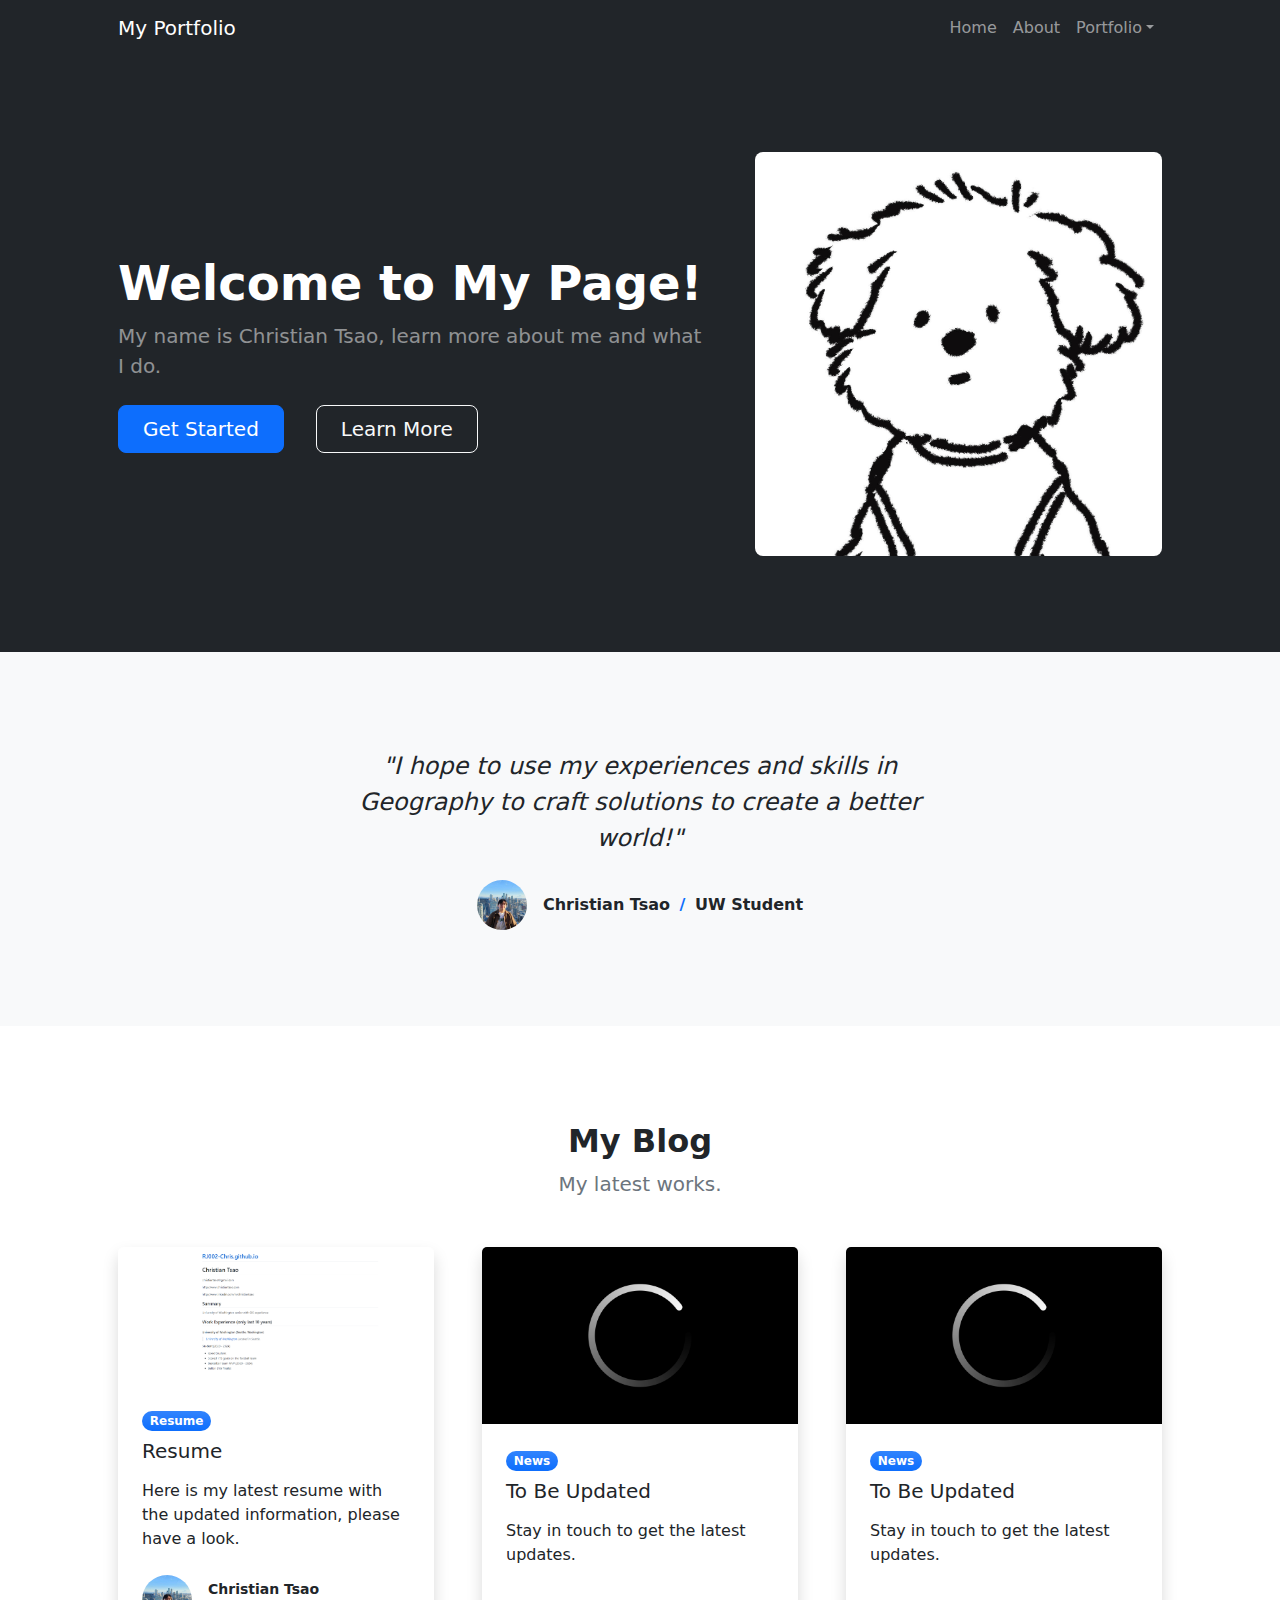
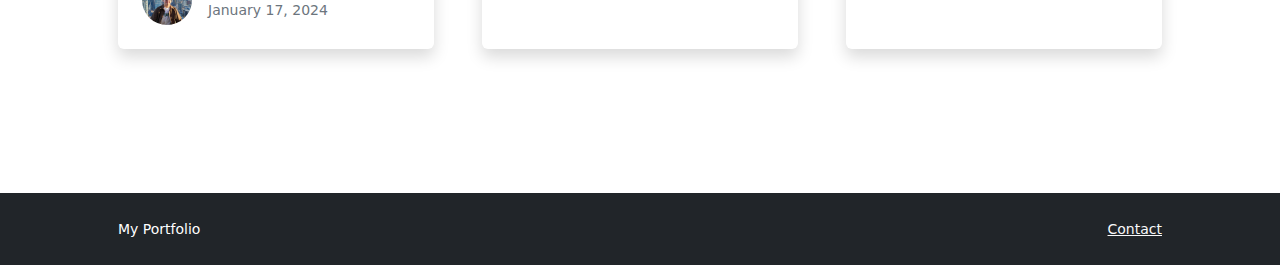
<file: index.html>
<!DOCTYPE html>
<html lang="en">
    <head>
        <meta charset="utf-8" />
        <meta name="viewport" content="width=device-width, initial-scale=1, shrink-to-fit=no" />
        <meta name="description" content="" />
        <meta name="author" content="" />
        <title>Modern Business - Start Bootstrap Template</title>
        <!-- Favicon-->
        <link rel="icon" type="image/x-icon" href="assets/favicon.ico" />
        <!-- Bootstrap icons-->
        <link href="https://cdn.jsdelivr.net/npm/bootstrap-icons@1.5.0/font/bootstrap-icons.css" rel="stylesheet" />
        <!-- Core theme CSS (includes Bootstrap)-->
        <link href="css/styles.css" rel="stylesheet" />
    </head>
    <body class="d-flex flex-column h-100">
        <main class="flex-shrink-0">
            <!-- Navigation-->
            <nav class="navbar navbar-expand-lg navbar-dark bg-dark">
                <div class="container px-5">
                    <a class="navbar-brand" href="index.html">My Portfolio</a>
                    <button class="navbar-toggler" type="button" data-bs-toggle="collapse" data-bs-target="#navbarSupportedContent" aria-controls="navbarSupportedContent" aria-expanded="false" aria-label="Toggle navigation"><span class="navbar-toggler-icon"></span></button>
                    <div class="collapse navbar-collapse" id="navbarSupportedContent">
                        <ul class="navbar-nav ms-auto mb-2 mb-lg-0">
                            <li class="nav-item"><a class="nav-link" href="index.html">Home</a></li>
                            <li class="nav-item"><a class="nav-link" href="#!">About</a></li>
                            <!-- <li class="nav-item"><a class="nav-link" href="contact.html">Contact</a></li> -->
                            <!-- <li class="nav-item"><a class="nav-link" href="pricing.html">Pricing</a></li> -->
                            <!-- <li class="nav-item"><a class="nav-link" href="faq.html">FAQ</a></li> -->
                            <!-- <li class="nav-item dropdown">
                                <a class="nav-link dropdown-toggle" id="navbarDropdownBlog" href="#" role="button" data-bs-toggle="dropdown" aria-expanded="false">Blog</a>
                                <ul class="dropdown-menu dropdown-menu-end" aria-labelledby="navbarDropdownBlog">
                                    <li><a class="dropdown-item" href="blog-home.html">Blog Home</a></li>
                                    <li><a class="dropdown-item" href="blog-post.html">Blog Post</a></li>
                                </ul>
                            </li> -->
                            <li class="nav-item dropdown">
                                <a class="nav-link dropdown-toggle" id="navbarDropdownPortfolio" href="#" role="button" data-bs-toggle="dropdown" aria-expanded="false">Portfolio</a>
                                <ul class="dropdown-menu dropdown-menu-end" aria-labelledby="navbarDropdownPortfolio">
                                    <li><a class="dropdown-item" href="portfolio-overview.html">Portfolio Overview</a></li>
                                    <!-- <li><a class="dropdown-item" href="portfolio-item.html">Portfolio Item</a></li> -->
                                    <li><a class="dropdown-item" href="https://rj002-chris.github.io/resume">My Resume</a></li>
                                </ul>
                            </li>
                        </ul>
                    </div>
                </div>
            </nav>
            <!-- Header-->
            <header class="bg-dark py-5">
                <div class="container px-5">
                    <div class="row gx-5 align-items-center justify-content-center">
                        <div class="col-lg-8 col-xl-7 col-xxl-6">
                            <div class="my-5 text-center text-xl-start">
                                <h1 class="display-5 fw-bolder text-white mb-2">Welcome to My Page!</h1>
                                <p class="lead fw-normal text-white-50 mb-4">My name is Christian Tsao, learn more about me and what I do.</p>
                                <div class="d-grid gap-3 d-sm-flex justify-content-sm-center justify-content-xl-start">
                                    <a class="btn btn-primary btn-lg px-4 me-sm-3" href="portfolio-overview.html">Get Started</a>
                                    <a class="btn btn-outline-light btn-lg px-4" href="about.html">Learn More</a>
                                </div>
                            </div>
                        </div>
                        <div class="col-xl-5 col-xxl-6 d-none d-xl-block text-center"><img class="img-fluid rounded-3 my-5" src="assets/yeyedog.jpg" alt="..." /></div>
                    </div>
                </div>
            </header>
            <!-- Features section-->
            <!-- <section class="py-5" id="features">
                <div class="container px-5 my-5">
                    <div class="row gx-5">
                        <div class="col-lg-4 mb-5 mb-lg-0"><h2 class="fw-bolder mb-0">A better way to start building.</h2></div>
                        <div class="col-lg-8">
                            <div class="row gx-5 row-cols-1 row-cols-md-2">
                                <div class="col mb-5 h-100">
                                    <div class="feature bg-primary bg-gradient text-white rounded-3 mb-3"><i class="bi bi-collection"></i></div>
                                    <h2 class="h5">Featured title</h2>
                                    <p class="mb-0">Paragraph of text beneath the heading to explain the heading. Here is just a bit more text.</p>
                                </div>
                                <div class="col mb-5 h-100">
                                    <div class="feature bg-primary bg-gradient text-white rounded-3 mb-3"><i class="bi bi-building"></i></div>
                                    <h2 class="h5">Featured title</h2>
                                    <p class="mb-0">Paragraph of text beneath the heading to explain the heading. Here is just a bit more text.</p>
                                </div>
                                <div class="col mb-5 mb-md-0 h-100">
                                    <div class="feature bg-primary bg-gradient text-white rounded-3 mb-3"><i class="bi bi-toggles2"></i></div>
                                    <h2 class="h5">Featured title</h2>
                                    <p class="mb-0">Paragraph of text beneath the heading to explain the heading. Here is just a bit more text.</p>
                                </div>
                                <div class="col h-100">
                                    <div class="feature bg-primary bg-gradient text-white rounded-3 mb-3"><i class="bi bi-toggles2"></i></div>
                                    <h2 class="h5">Featured title</h2>
                                    <p class="mb-0">Paragraph of text beneath the heading to explain the heading. Here is just a bit more text.</p>
                                </div>
                            </div>
                        </div>
                    </div>
                </div>
            </section> -->
            <!-- Testimonial section-->
            <div class="py-5 bg-light">
                <div class="container px-5 my-5">
                    <div class="row gx-5 justify-content-center">
                        <div class="col-lg-10 col-xl-7">
                            <div class="text-center">
                                <div class="fs-4 mb-4 fst-italic">"I hope to use my experiences and skills in Geography to craft solutions to create a better world!"</div>
                                <div class="d-flex align-items-center justify-content-center">
                                    <img class="rounded-circle me-3" src="assets/chrisProfilePic.jpg" alt="..." />
                                    <div class="fw-bold">
                                        Christian Tsao
                                        <span class="fw-bold text-primary mx-1">/</span>
                                        UW Student
                                    </div>
                                </div>
                            </div>
                        </div>
                    </div>
                </div>
            </div>
            <!-- Blog preview section-->
            <section class="py-5">
                <div class="container px-5 my-5">
                    <div class="row gx-5 justify-content-center">
                        <div class="col-lg-8 col-xl-6">
                            <div class="text-center">
                                <h2 class="fw-bolder">My Blog</h2>
                                <p class="lead fw-normal text-muted mb-5">My latest works.</p>
                            </div>
                        </div>
                    </div>
                    <div class="row gx-5">
                        <div class="col-lg-4 mb-5">
                            <div class="card h-100 shadow border-0">
                                <img class="card-img-top" src="assets/resumePreview.png" alt="..." />
                                <div class="card-body p-4">
                                    <div class="badge bg-primary bg-gradient rounded-pill mb-2">Resume</div>
                                    <a class="text-decoration-none link-dark stretched-link" href="https://rj002-chris.github.io/resume"><h5 class="card-title mb-3">Resume</h5></a>
                                    <p class="card-text mb-0">Here is my latest resume with the updated information, please have a look.</p>
                                </div>
                                <div class="card-footer p-4 pt-0 bg-transparent border-top-0">
                                    <div class="d-flex align-items-end justify-content-between">
                                        <div class="d-flex align-items-center">
                                            <img class="rounded-circle me-3" src="assets/chrisProfilePic.jpg" alt="..." />
                                            <div class="small">
                                                <div class="fw-bold">Christian Tsao</div>
                                                <div class="text-muted">January 17, 2024
                                                    <!-- &middot; 6 min read -->
                                                </div>
                                            </div>
                                        </div>
                                    </div>
                                </div>
                            </div>
                        </div>
                        <div class="col-lg-4 mb-5">
                            <div class="card h-100 shadow border-0">
                                <img class="card-img-top" src="assets/loading2.jpg" alt="..." />
                                <div class="card-body p-4">
                                    <div class="badge bg-primary bg-gradient rounded-pill mb-2">News</div>
                                    <a class="text-decoration-none link-dark stretched-link" href="#!"><h5 class="card-title mb-3">To Be Updated</h5></a>
                                    <p class="card-text mb-0">Stay in touch to get the latest updates.</p>
                                </div>
                                <!-- <div class="card-footer p-4 pt-0 bg-transparent border-top-0">
                                    <div class="d-flex align-items-end justify-content-between">
                                        <div class="d-flex align-items-center">
                                            <img class="rounded-circle me-3" src="https://dummyimage.com/40x40/ced4da/6c757d" alt="..." />
                                            <div class="small">
                                                <div class="fw-bold">Josiah Barclay</div>
                                                <div class="text-muted">March 23, 2023 &middot; 4 min read</div>
                                            </div>
                                        </div>
                                    </div>
                                </div> -->
                            </div>
                        </div>
                        <div class="col-lg-4 mb-5">
                            <div class="card h-100 shadow border-0">
                                <img class="card-img-top" src="assets/loading2.jpg" alt="..." />
                                <div class="card-body p-4">
                                    <div class="badge bg-primary bg-gradient rounded-pill mb-2">News</div>
                                    <a class="text-decoration-none link-dark stretched-link" href="#!"><h5 class="card-title mb-3">To Be Updated</h5></a>
                                    <p class="card-text mb-0">Stay in touch to get the latest updates.</p>
                                </div>
                                <!-- <div class="card-footer p-4 pt-0 bg-transparent border-top-0">
                                    <div class="d-flex align-items-end justify-content-between">
                                        <div class="d-flex align-items-center">
                                            <img class="rounded-circle me-3" src="https://dummyimage.com/40x40/ced4da/6c757d" alt="..." />
                                            <div class="small">
                                                <div class="fw-bold">Evelyn Martinez</div>
                                                <div class="text-muted">April 2, 2023 &middot; 10 min read</div>
                                            </div>
                                        </div>
                                    </div>
                                </div> -->
                            </div>
                        </div>
                    </div>
                    <!-- Call to action-->
                    <!-- <aside class="bg-primary bg-gradient rounded-3 p-4 p-sm-5 mt-5">
                        <div class="d-flex align-items-center justify-content-between flex-column flex-xl-row text-center text-xl-start">
                            <div class="mb-4 mb-xl-0">
                                <div class="fs-3 fw-bold text-white">Lets get connected</div>
                                <div class="text-white-50">Sign up for our newsletter for the latest updates.</div>
                            </div>
                            <div class="ms-xl-4">
                                <div class="input-group mb-2">
                                    <input class="form-control" type="text" placeholder="Email address..." aria-label="Email address..." aria-describedby="button-newsletter" />
                                    <button class="btn btn-outline-light" id="button-newsletter" type="button">Sign up</button>
                                </div>
                                <div class="small text-white-50">We care about privacy, and will never share your data.</div>
                            </div>
                        </div>
                    </aside> -->
                </div>
            </section>
        </main>
        <!-- Footer-->
        <footer class="bg-dark py-4 mt-auto">
            <div class="container px-5">
                <div class="row align-items-center justify-content-between flex-column flex-sm-row">
                    <div class="col-auto"><div class="small m-0 text-white">My Portfolio</div></div>
                    <div class="col-auto">
                        <!-- <a class="link-light small" href="#!">Privacy</a>
                        <span class="text-white mx-1">&middot;</span>
                        <a class="link-light small" href="#!">Terms</a>
                        <span class="text-white mx-1">&middot;</span> -->
                        <a class="link-light small" href="#!">Contact</a>
                    </div>
                </div>
            </div>
        </footer>
        <!-- Bootstrap core JS-->
        <script src="https://cdn.jsdelivr.net/npm/bootstrap@5.2.3/dist/js/bootstrap.bundle.min.js"></script>
        <!-- Core theme JS-->
        <script src="js/scripts.js"></script>
    </body>
</html>
</file>
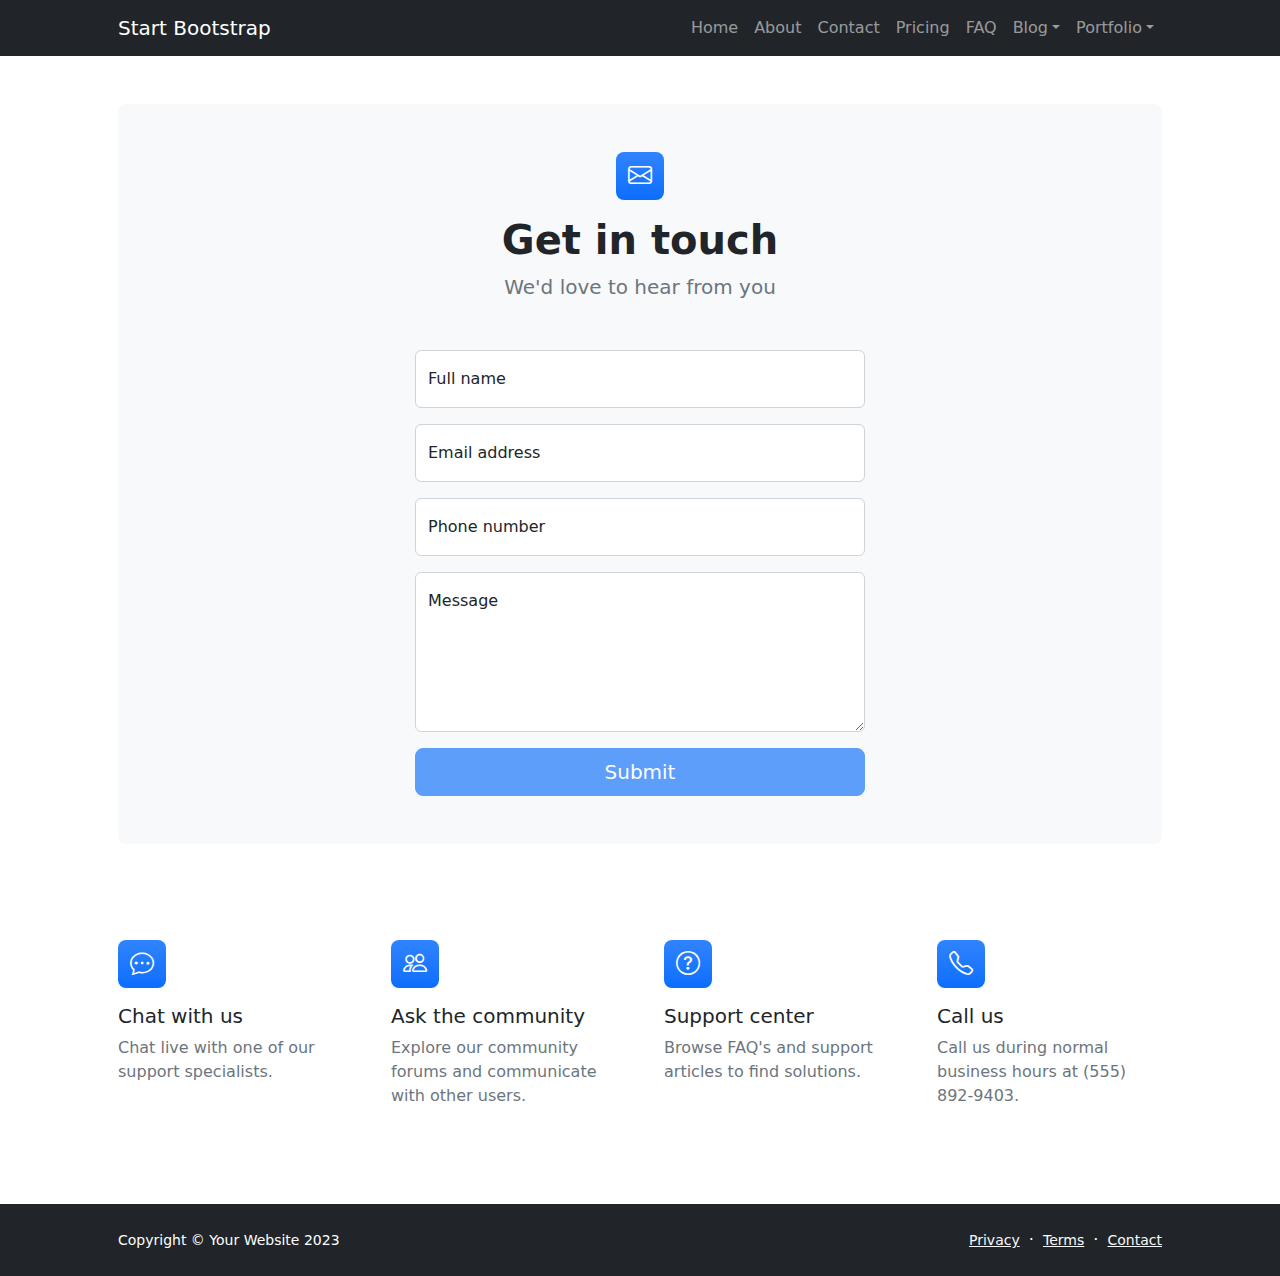
<file: contact.html>
<!DOCTYPE html>
<html lang="en">
    <head>
        <meta charset="utf-8" />
        <meta name="viewport" content="width=device-width, initial-scale=1, shrink-to-fit=no" />
        <meta name="description" content />
        <meta name="author" content />
        <title>Modern Business - Start Bootstrap Template</title>
        <!-- Favicon-->
        <link rel="icon" type="image/x-icon" href="assets/favicon.ico" />
        <!-- Bootstrap icons-->
        <link href="https://cdn.jsdelivr.net/npm/bootstrap-icons@1.5.0/font/bootstrap-icons.css" rel="stylesheet" />
        <!-- Core theme CSS (includes Bootstrap)-->
        <link href="css/styles.css" rel="stylesheet" />
    </head>
    <body class="d-flex flex-column">
        <main class="flex-shrink-0">
            <!-- Navigation-->
            <nav class="navbar navbar-expand-lg navbar-dark bg-dark">
                <div class="container px-5">
                    <a class="navbar-brand" href="index.html">Start Bootstrap</a>
                    <button class="navbar-toggler" type="button" data-bs-toggle="collapse" data-bs-target="#navbarSupportedContent" aria-controls="navbarSupportedContent" aria-expanded="false" aria-label="Toggle navigation"><span class="navbar-toggler-icon"></span></button>
                    <div class="collapse navbar-collapse" id="navbarSupportedContent">
                        <ul class="navbar-nav ms-auto mb-2 mb-lg-0">
                            <li class="nav-item"><a class="nav-link" href="index.html">Home</a></li>
                            <li class="nav-item"><a class="nav-link" href="about.html">About</a></li>
                            <li class="nav-item"><a class="nav-link" href="contact.html">Contact</a></li>
                            <li class="nav-item"><a class="nav-link" href="pricing.html">Pricing</a></li>
                            <li class="nav-item"><a class="nav-link" href="faq.html">FAQ</a></li>
                            <li class="nav-item dropdown">
                                <a class="nav-link dropdown-toggle" id="navbarDropdownBlog" href="#" role="button" data-bs-toggle="dropdown" aria-expanded="false">Blog</a>
                                <ul class="dropdown-menu dropdown-menu-end" aria-labelledby="navbarDropdownBlog">
                                    <li><a class="dropdown-item" href="blog-home.html">Blog Home</a></li>
                                    <li><a class="dropdown-item" href="blog-post.html">Blog Post</a></li>
                                </ul>
                            </li>
                            <li class="nav-item dropdown">
                                <a class="nav-link dropdown-toggle" id="navbarDropdownPortfolio" href="#" role="button" data-bs-toggle="dropdown" aria-expanded="false">Portfolio</a>
                                <ul class="dropdown-menu dropdown-menu-end" aria-labelledby="navbarDropdownPortfolio">
                                    <li><a class="dropdown-item" href="portfolio-overview.html">Portfolio Overview</a></li>
                                    <li><a class="dropdown-item" href="portfolio-item.html">Portfolio Item</a></li>
                                </ul>
                            </li>
                        </ul>
                    </div>
                </div>
            </nav>
            <!-- Page content-->
            <section class="py-5">
                <div class="container px-5">
                    <!-- Contact form-->
                    <div class="bg-light rounded-3 py-5 px-4 px-md-5 mb-5">
                        <div class="text-center mb-5">
                            <div class="feature bg-primary bg-gradient text-white rounded-3 mb-3"><i class="bi bi-envelope"></i></div>
                            <h1 class="fw-bolder">Get in touch</h1>
                            <p class="lead fw-normal text-muted mb-0">We'd love to hear from you</p>
                        </div>
                        <div class="row gx-5 justify-content-center">
                            <div class="col-lg-8 col-xl-6">
                                <!-- * * * * * * * * * * * * * * *-->
                                <!-- * * SB Forms Contact Form * *-->
                                <!-- * * * * * * * * * * * * * * *-->
                                <!-- This form is pre-integrated with SB Forms.-->
                                <!-- To make this form functional, sign up at-->
                                <!-- https://startbootstrap.com/solution/contact-forms-->
                                <!-- to get an API token!-->
                                <form id="contactForm" data-sb-form-api-token="API_TOKEN">
                                    <!-- Name input-->
                                    <div class="form-floating mb-3">
                                        <input class="form-control" id="name" type="text" placeholder="Enter your name..." data-sb-validations="required" />
                                        <label for="name">Full name</label>
                                        <div class="invalid-feedback" data-sb-feedback="name:required">A name is required.</div>
                                    </div>
                                    <!-- Email address input-->
                                    <div class="form-floating mb-3">
                                        <input class="form-control" id="email" type="email" placeholder="name@example.com" data-sb-validations="required,email" />
                                        <label for="email">Email address</label>
                                        <div class="invalid-feedback" data-sb-feedback="email:required">An email is required.</div>
                                        <div class="invalid-feedback" data-sb-feedback="email:email">Email is not valid.</div>
                                    </div>
                                    <!-- Phone number input-->
                                    <div class="form-floating mb-3">
                                        <input class="form-control" id="phone" type="tel" placeholder="(123) 456-7890" data-sb-validations="required" />
                                        <label for="phone">Phone number</label>
                                        <div class="invalid-feedback" data-sb-feedback="phone:required">A phone number is required.</div>
                                    </div>
                                    <!-- Message input-->
                                    <div class="form-floating mb-3">
                                        <textarea class="form-control" id="message" type="text" placeholder="Enter your message here..." style="height: 10rem" data-sb-validations="required"></textarea>
                                        <label for="message">Message</label>
                                        <div class="invalid-feedback" data-sb-feedback="message:required">A message is required.</div>
                                    </div>
                                    <!-- Submit success message-->
                                    <!---->
                                    <!-- This is what your users will see when the form-->
                                    <!-- has successfully submitted-->
                                    <div class="d-none" id="submitSuccessMessage">
                                        <div class="text-center mb-3">
                                            <div class="fw-bolder">Form submission successful!</div>
                                            To activate this form, sign up at
                                            <br />
                                            <a href="https://startbootstrap.com/solution/contact-forms">https://startbootstrap.com/solution/contact-forms</a>
                                        </div>
                                    </div>
                                    <!-- Submit error message-->
                                    <!---->
                                    <!-- This is what your users will see when there is-->
                                    <!-- an error submitting the form-->
                                    <div class="d-none" id="submitErrorMessage"><div class="text-center text-danger mb-3">Error sending message!</div></div>
                                    <!-- Submit Button-->
                                    <div class="d-grid"><button class="btn btn-primary btn-lg disabled" id="submitButton" type="submit">Submit</button></div>
                                </form>
                            </div>
                        </div>
                    </div>
                    <!-- Contact cards-->
                    <div class="row gx-5 row-cols-2 row-cols-lg-4 py-5">
                        <div class="col">
                            <div class="feature bg-primary bg-gradient text-white rounded-3 mb-3"><i class="bi bi-chat-dots"></i></div>
                            <div class="h5 mb-2">Chat with us</div>
                            <p class="text-muted mb-0">Chat live with one of our support specialists.</p>
                        </div>
                        <div class="col">
                            <div class="feature bg-primary bg-gradient text-white rounded-3 mb-3"><i class="bi bi-people"></i></div>
                            <div class="h5">Ask the community</div>
                            <p class="text-muted mb-0">Explore our community forums and communicate with other users.</p>
                        </div>
                        <div class="col">
                            <div class="feature bg-primary bg-gradient text-white rounded-3 mb-3"><i class="bi bi-question-circle"></i></div>
                            <div class="h5">Support center</div>
                            <p class="text-muted mb-0">Browse FAQ's and support articles to find solutions.</p>
                        </div>
                        <div class="col">
                            <div class="feature bg-primary bg-gradient text-white rounded-3 mb-3"><i class="bi bi-telephone"></i></div>
                            <div class="h5">Call us</div>
                            <p class="text-muted mb-0">Call us during normal business hours at (555) 892-9403.</p>
                        </div>
                    </div>
                </div>
            </section>
        </main>
        <!-- Footer-->
        <footer class="bg-dark py-4 mt-auto">
            <div class="container px-5">
                <div class="row align-items-center justify-content-between flex-column flex-sm-row">
                    <div class="col-auto"><div class="small m-0 text-white">Copyright &copy; Your Website 2023</div></div>
                    <div class="col-auto">
                        <a class="link-light small" href="#!">Privacy</a>
                        <span class="text-white mx-1">&middot;</span>
                        <a class="link-light small" href="#!">Terms</a>
                        <span class="text-white mx-1">&middot;</span>
                        <a class="link-light small" href="#!">Contact</a>
                    </div>
                </div>
            </div>
        </footer>
        <!-- Bootstrap core JS-->
        <script src="https://cdn.jsdelivr.net/npm/bootstrap@5.2.3/dist/js/bootstrap.bundle.min.js"></script>
        <!-- Core theme JS-->
        <script src="js/scripts.js"></script>
        <!-- * * * * * * * * * * * * * * * * * * * * * * * * * * * * * * * * * * * * * * * *-->
        <!-- * *                               SB Forms JS                               * *-->
        <!-- * * Activate your form at https://startbootstrap.com/solution/contact-forms * *-->
        <!-- * * * * * * * * * * * * * * * * * * * * * * * * * * * * * * * * * * * * * * * *-->
        <script src="https://cdn.startbootstrap.com/sb-forms-latest.js"></script>
    </body>
</html>
</file>
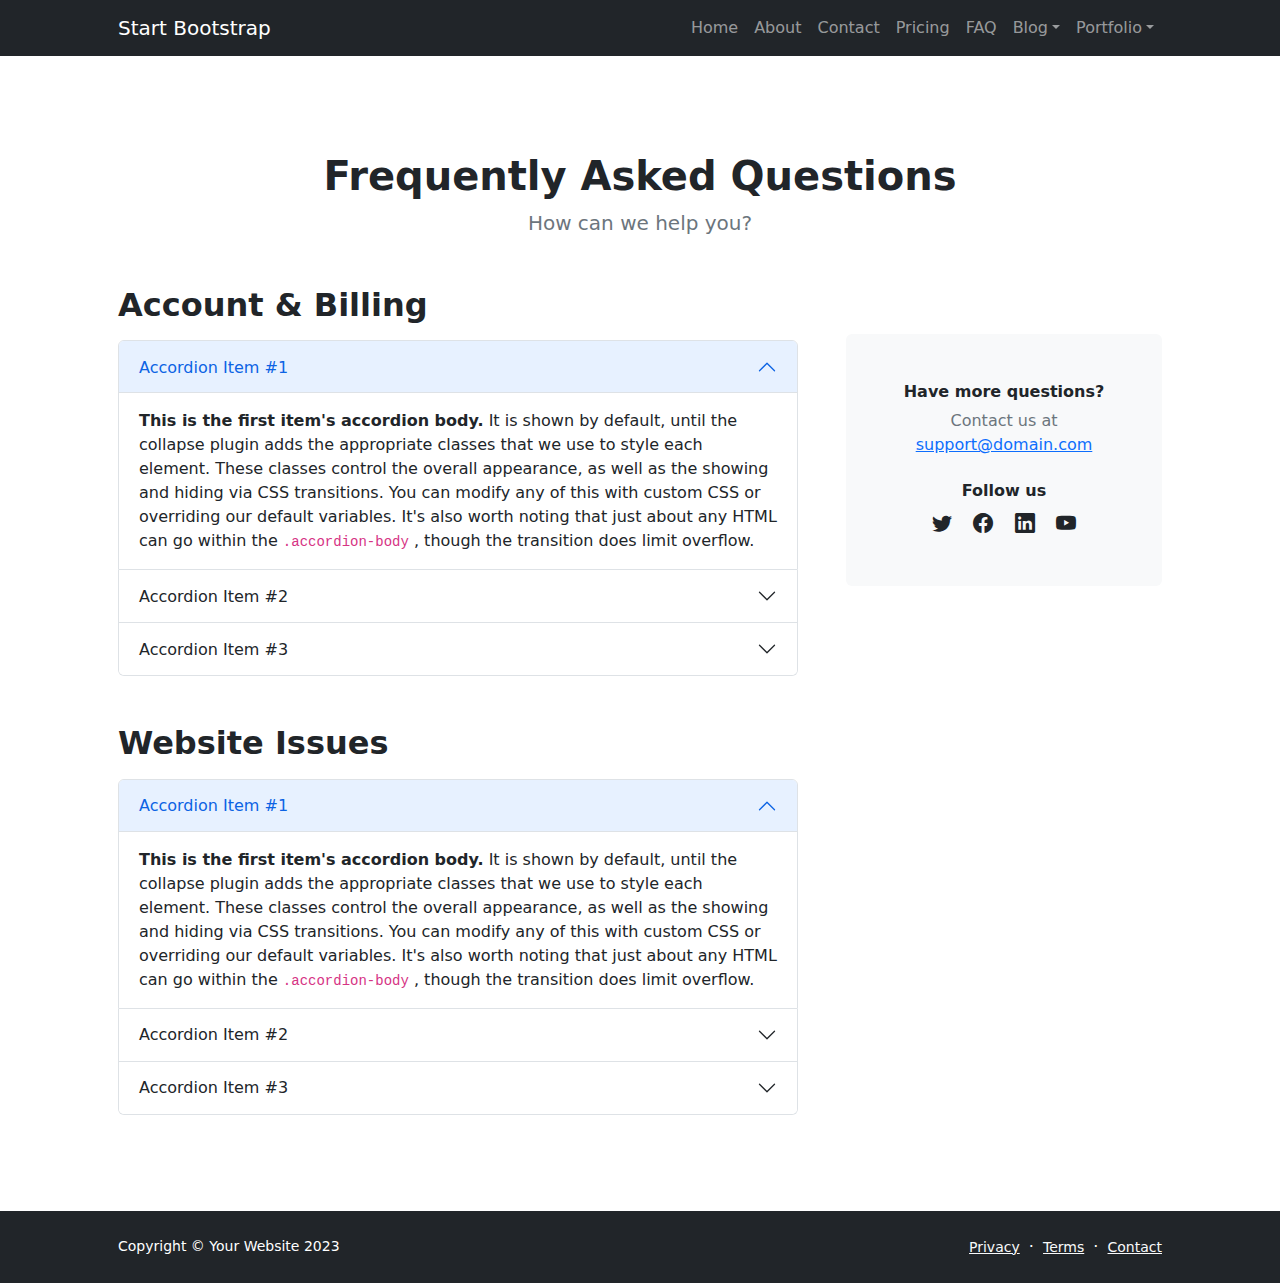
<file: faq.html>
<!DOCTYPE html>
<html lang="en">
    <head>
        <meta charset="utf-8" />
        <meta name="viewport" content="width=device-width, initial-scale=1, shrink-to-fit=no" />
        <meta name="description" content="" />
        <meta name="author" content="" />
        <title>Modern Business - Start Bootstrap Template</title>
        <!-- Favicon-->
        <link rel="icon" type="image/x-icon" href="assets/favicon.ico" />
        <!-- Bootstrap icons-->
        <link href="https://cdn.jsdelivr.net/npm/bootstrap-icons@1.5.0/font/bootstrap-icons.css" rel="stylesheet" />
        <!-- Core theme CSS (includes Bootstrap)-->
        <link href="css/styles.css" rel="stylesheet" />
    </head>
    <body class="d-flex flex-column h-100">
        <main class="flex-shrink-0">
            <!-- Navigation-->
            <nav class="navbar navbar-expand-lg navbar-dark bg-dark">
                <div class="container px-5">
                    <a class="navbar-brand" href="index.html">Start Bootstrap</a>
                    <button class="navbar-toggler" type="button" data-bs-toggle="collapse" data-bs-target="#navbarSupportedContent" aria-controls="navbarSupportedContent" aria-expanded="false" aria-label="Toggle navigation"><span class="navbar-toggler-icon"></span></button>
                    <div class="collapse navbar-collapse" id="navbarSupportedContent">
                        <ul class="navbar-nav ms-auto mb-2 mb-lg-0">
                            <li class="nav-item"><a class="nav-link" href="index.html">Home</a></li>
                            <li class="nav-item"><a class="nav-link" href="about.html">About</a></li>
                            <li class="nav-item"><a class="nav-link" href="contact.html">Contact</a></li>
                            <li class="nav-item"><a class="nav-link" href="pricing.html">Pricing</a></li>
                            <li class="nav-item"><a class="nav-link" href="faq.html">FAQ</a></li>
                            <li class="nav-item dropdown">
                                <a class="nav-link dropdown-toggle" id="navbarDropdownBlog" href="#" role="button" data-bs-toggle="dropdown" aria-expanded="false">Blog</a>
                                <ul class="dropdown-menu dropdown-menu-end" aria-labelledby="navbarDropdownBlog">
                                    <li><a class="dropdown-item" href="blog-home.html">Blog Home</a></li>
                                    <li><a class="dropdown-item" href="blog-post.html">Blog Post</a></li>
                                </ul>
                            </li>
                            <li class="nav-item dropdown">
                                <a class="nav-link dropdown-toggle" id="navbarDropdownPortfolio" href="#" role="button" data-bs-toggle="dropdown" aria-expanded="false">Portfolio</a>
                                <ul class="dropdown-menu dropdown-menu-end" aria-labelledby="navbarDropdownPortfolio">
                                    <li><a class="dropdown-item" href="portfolio-overview.html">Portfolio Overview</a></li>
                                    <li><a class="dropdown-item" href="portfolio-item.html">Portfolio Item</a></li>
                                </ul>
                            </li>
                        </ul>
                    </div>
                </div>
            </nav>
            <!-- Page Content-->
            <section class="py-5">
                <div class="container px-5 my-5">
                    <div class="text-center mb-5">
                        <h1 class="fw-bolder">Frequently Asked Questions</h1>
                        <p class="lead fw-normal text-muted mb-0">How can we help you?</p>
                    </div>
                    <div class="row gx-5">
                        <div class="col-xl-8">
                            <!-- FAQ Accordion 1-->
                            <h2 class="fw-bolder mb-3">Account &amp; Billing</h2>
                            <div class="accordion mb-5" id="accordionExample">
                                <div class="accordion-item">
                                    <h3 class="accordion-header" id="headingOne"><button class="accordion-button" type="button" data-bs-toggle="collapse" data-bs-target="#collapseOne" aria-expanded="true" aria-controls="collapseOne">Accordion Item #1</button></h3>
                                    <div class="accordion-collapse collapse show" id="collapseOne" aria-labelledby="headingOne" data-bs-parent="#accordionExample">
                                        <div class="accordion-body">
                                            <strong>This is the first item's accordion body.</strong>
                                            It is shown by default, until the collapse plugin adds the appropriate classes that we use to style each element. These classes control the overall appearance, as well as the showing and hiding via CSS transitions. You can modify any of this with custom CSS or overriding our default variables. It's also worth noting that just about any HTML can go within the
                                            <code>.accordion-body</code>
                                            , though the transition does limit overflow.
                                        </div>
                                    </div>
                                </div>
                                <div class="accordion-item">
                                    <h3 class="accordion-header" id="headingTwo"><button class="accordion-button collapsed" type="button" data-bs-toggle="collapse" data-bs-target="#collapseTwo" aria-expanded="false" aria-controls="collapseTwo">Accordion Item #2</button></h3>
                                    <div class="accordion-collapse collapse" id="collapseTwo" aria-labelledby="headingTwo" data-bs-parent="#accordionExample">
                                        <div class="accordion-body">
                                            <strong>This is the second item's accordion body.</strong>
                                            It is hidden by default, until the collapse plugin adds the appropriate classes that we use to style each element. These classes control the overall appearance, as well as the showing and hiding via CSS transitions. You can modify any of this with custom CSS or overriding our default variables. It's also worth noting that just about any HTML can go within the
                                            <code>.accordion-body</code>
                                            , though the transition does limit overflow.
                                        </div>
                                    </div>
                                </div>
                                <div class="accordion-item">
                                    <h3 class="accordion-header" id="headingThree"><button class="accordion-button collapsed" type="button" data-bs-toggle="collapse" data-bs-target="#collapseThree" aria-expanded="false" aria-controls="collapseThree">Accordion Item #3</button></h3>
                                    <div class="accordion-collapse collapse" id="collapseThree" aria-labelledby="headingThree" data-bs-parent="#accordionExample">
                                        <div class="accordion-body">
                                            <strong>This is the third item's accordion body.</strong>
                                            It is hidden by default, until the collapse plugin adds the appropriate classes that we use to style each element. These classes control the overall appearance, as well as the showing and hiding via CSS transitions. You can modify any of this with custom CSS or overriding our default variables. It's also worth noting that just about any HTML can go within the
                                            <code>.accordion-body</code>
                                            , though the transition does limit overflow.
                                        </div>
                                    </div>
                                </div>
                            </div>
                            <!-- FAQ Accordion 2-->
                            <h2 class="fw-bolder mb-3">Website Issues</h2>
                            <div class="accordion mb-5 mb-xl-0" id="accordionExample2">
                                <div class="accordion-item">
                                    <h3 class="accordion-header" id="headingOne"><button class="accordion-button" type="button" data-bs-toggle="collapse" data-bs-target="#collapseOne2" aria-expanded="true" aria-controls="collapseOne2">Accordion Item #1</button></h3>
                                    <div class="accordion-collapse collapse show" id="collapseOne2" aria-labelledby="headingOne" data-bs-parent="#accordionExample2">
                                        <div class="accordion-body">
                                            <strong>This is the first item's accordion body.</strong>
                                            It is shown by default, until the collapse plugin adds the appropriate classes that we use to style each element. These classes control the overall appearance, as well as the showing and hiding via CSS transitions. You can modify any of this with custom CSS or overriding our default variables. It's also worth noting that just about any HTML can go within the
                                            <code>.accordion-body</code>
                                            , though the transition does limit overflow.
                                        </div>
                                    </div>
                                </div>
                                <div class="accordion-item">
                                    <h3 class="accordion-header" id="headingTwo"><button class="accordion-button collapsed" type="button" data-bs-toggle="collapse" data-bs-target="#collapseTwo2" aria-expanded="false" aria-controls="collapseTwo2">Accordion Item #2</button></h3>
                                    <div class="accordion-collapse collapse" id="collapseTwo2" aria-labelledby="headingTwo" data-bs-parent="#accordionExample2">
                                        <div class="accordion-body">
                                            <strong>This is the second item's accordion body.</strong>
                                            It is hidden by default, until the collapse plugin adds the appropriate classes that we use to style each element. These classes control the overall appearance, as well as the showing and hiding via CSS transitions. You can modify any of this with custom CSS or overriding our default variables. It's also worth noting that just about any HTML can go within the
                                            <code>.accordion-body</code>
                                            , though the transition does limit overflow.
                                        </div>
                                    </div>
                                </div>
                                <div class="accordion-item">
                                    <h3 class="accordion-header" id="headingThree"><button class="accordion-button collapsed" type="button" data-bs-toggle="collapse" data-bs-target="#collapseThree2" aria-expanded="false" aria-controls="collapseThree2">Accordion Item #3</button></h3>
                                    <div class="accordion-collapse collapse" id="collapseThree2" aria-labelledby="headingThree" data-bs-parent="#accordionExample2">
                                        <div class="accordion-body">
                                            <strong>This is the third item's accordion body.</strong>
                                            It is hidden by default, until the collapse plugin adds the appropriate classes that we use to style each element. These classes control the overall appearance, as well as the showing and hiding via CSS transitions. You can modify any of this with custom CSS or overriding our default variables. It's also worth noting that just about any HTML can go within the
                                            <code>.accordion-body</code>
                                            , though the transition does limit overflow.
                                        </div>
                                    </div>
                                </div>
                            </div>
                        </div>
                        <div class="col-xl-4">
                            <div class="card border-0 bg-light mt-xl-5">
                                <div class="card-body p-4 py-lg-5">
                                    <div class="d-flex align-items-center justify-content-center">
                                        <div class="text-center">
                                            <div class="h6 fw-bolder">Have more questions?</div>
                                            <p class="text-muted mb-4">
                                                Contact us at
                                                <br />
                                                <a href="#!">support@domain.com</a>
                                            </p>
                                            <div class="h6 fw-bolder">Follow us</div>
                                            <a class="fs-5 px-2 link-dark" href="#!"><i class="bi-twitter"></i></a>
                                            <a class="fs-5 px-2 link-dark" href="#!"><i class="bi-facebook"></i></a>
                                            <a class="fs-5 px-2 link-dark" href="#!"><i class="bi-linkedin"></i></a>
                                            <a class="fs-5 px-2 link-dark" href="#!"><i class="bi-youtube"></i></a>
                                        </div>
                                    </div>
                                </div>
                            </div>
                        </div>
                    </div>
                </div>
            </section>
        </main>
        <!-- Footer-->
        <footer class="bg-dark py-4 mt-auto">
            <div class="container px-5">
                <div class="row align-items-center justify-content-between flex-column flex-sm-row">
                    <div class="col-auto"><div class="small m-0 text-white">Copyright &copy; Your Website 2023</div></div>
                    <div class="col-auto">
                        <a class="link-light small" href="#!">Privacy</a>
                        <span class="text-white mx-1">&middot;</span>
                        <a class="link-light small" href="#!">Terms</a>
                        <span class="text-white mx-1">&middot;</span>
                        <a class="link-light small" href="#!">Contact</a>
                    </div>
                </div>
            </div>
        </footer>
        <!-- Bootstrap core JS-->
        <script src="https://cdn.jsdelivr.net/npm/bootstrap@5.2.3/dist/js/bootstrap.bundle.min.js"></script>
        <!-- Core theme JS-->
        <script src="js/scripts.js"></script>
    </body>
</html>
</file>
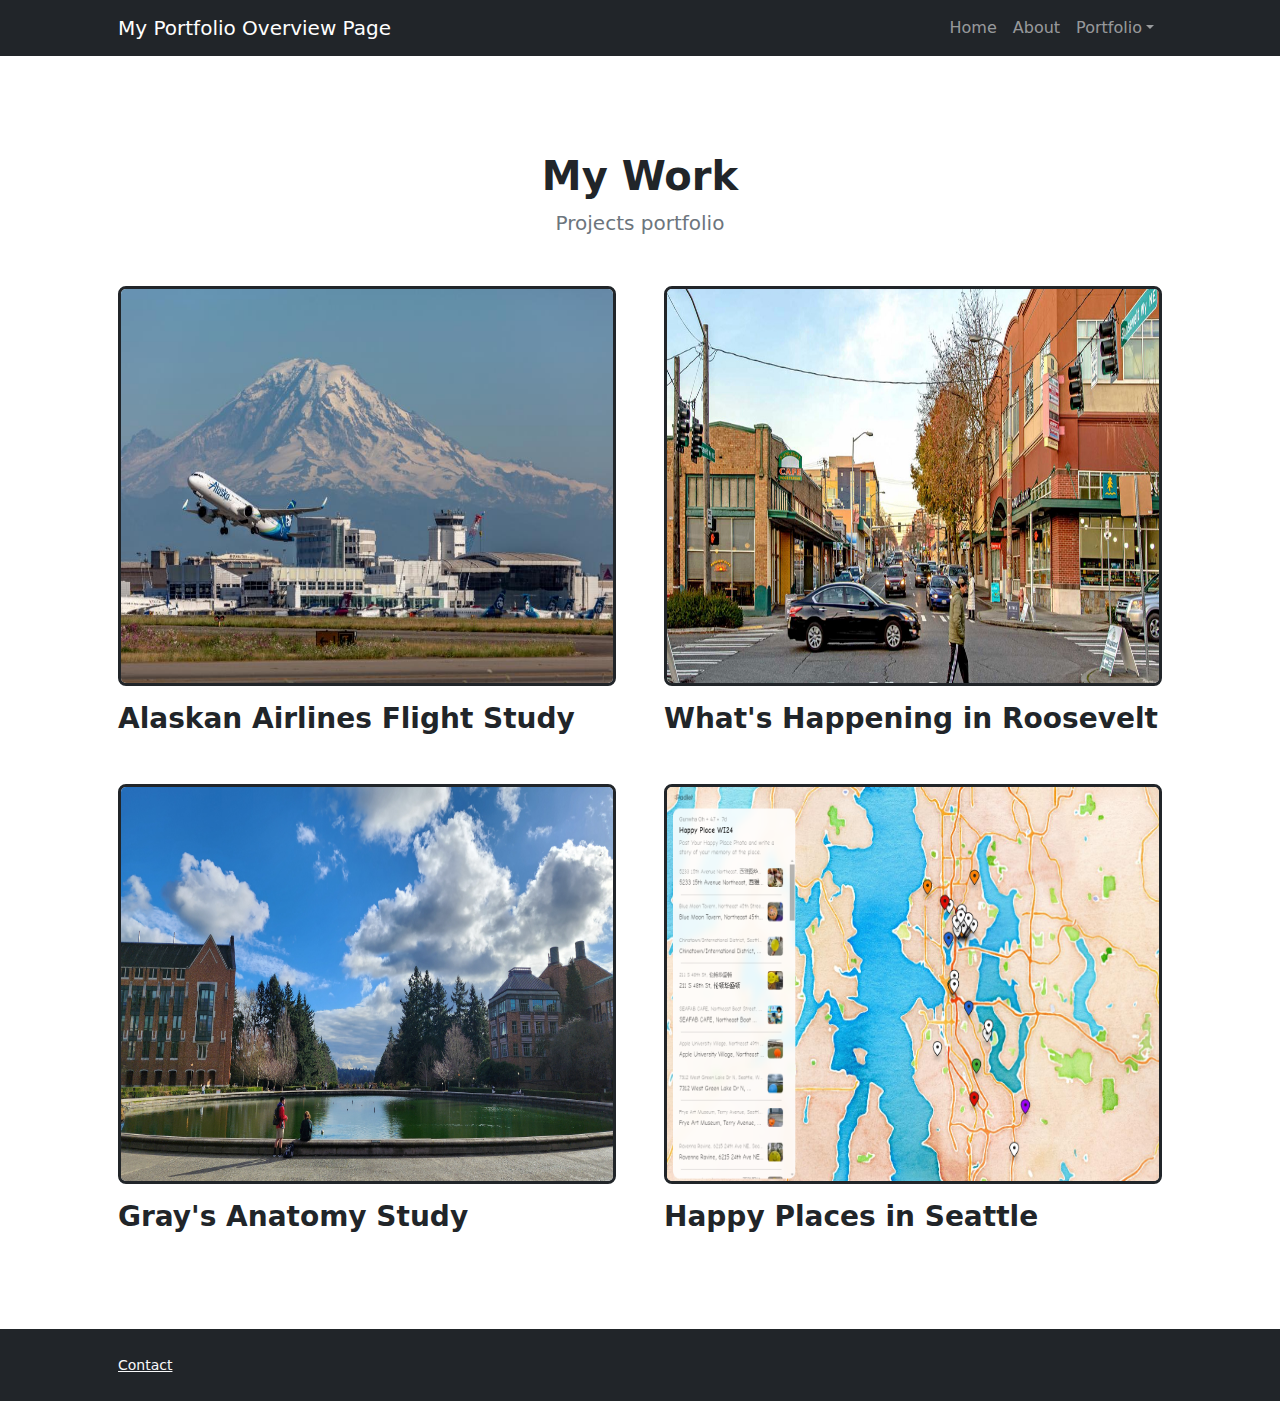
<file: portfolio-overview.html>
<!DOCTYPE html>
<html lang="en">
    <head>
        <meta charset="utf-8" />
        <meta name="viewport" content="width=device-width, initial-scale=1, shrink-to-fit=no" />
        <meta name="description" content="" />
        <meta name="author" content="" />
        <title>Christian Tsao's Portfolio</title>
        <!-- Favicon-->
        <link rel="icon" type="image/x-icon" href="assets/favicon.ico" />
        <!-- Bootstrap icons-->
        <link href="https://cdn.jsdelivr.net/npm/bootstrap-icons@1.5.0/font/bootstrap-icons.css" rel="stylesheet" />
        <!-- Core theme CSS (includes Bootstrap)-->
        <link href="css/styles.css" rel="stylesheet" />
    </head>
    <body class="d-flex flex-column h-100">
        <main class="flex-shrink-0">
            <!-- Navigation-->
            <nav class="navbar navbar-expand-lg navbar-dark bg-dark">
                <div class="container px-5">
                    <a class="navbar-brand" href="index.html">My Portfolio Overview Page</a>
                    <button class="navbar-toggler" type="button" data-bs-toggle="collapse" data-bs-target="#navbarSupportedContent" aria-controls="navbarSupportedContent" aria-expanded="false" aria-label="Toggle navigation"><span class="navbar-toggler-icon"></span></button>
                    <div class="collapse navbar-collapse" id="navbarSupportedContent">
                        <ul class="navbar-nav ms-auto mb-2 mb-lg-0">
                            <li class="nav-item"><a class="nav-link" href="index.html">Home</a></li>
                            <li class="nav-item"><a class="nav-link" href="about.html">About</a></li>
                            <!-- <li class="nav-item"><a class="nav-link" href="contact.html">Contact</a></li>
                            <li class="nav-item"><a class="nav-link" href="pricing.html">Pricing</a></li>
                            <li class="nav-item"><a class="nav-link" href="faq.html">FAQ</a></li>
                            <li class="nav-item dropdown">
                                <a class="nav-link dropdown-toggle" id="navbarDropdownBlog" href="#" role="button" data-bs-toggle="dropdown" aria-expanded="false">Blog</a>
                                <ul class="dropdown-menu dropdown-menu-end" aria-labelledby="navbarDropdownBlog">
                                    <li><a class="dropdown-item" href="blog-home.html">Blog Home</a></li>
                                    <li><a class="dropdown-item" href="blog-post.html">Blog Post</a></li>
                                </ul>
                            </li> -->
                            <li class="nav-item dropdown">
                                <a class="nav-link dropdown-toggle" id="navbarDropdownPortfolio" href="#" role="button" data-bs-toggle="dropdown" aria-expanded="false">Portfolio</a>
                                <ul class="dropdown-menu dropdown-menu-end" aria-labelledby="navbarDropdownPortfolio">
                                    <li><a class="dropdown-item" href="portfolio-overview.html">Portfolio Overview</a></li>
                                    <li><a class="dropdown-item" href="https://rj002-chris.github.io/resume">My Resume</a></li>
                                </ul>
                            </li>
                        </ul>
                    </div>
                </div>
            </nav>
            <!-- Page Content-->
            <section class="py-5">
                <div class="container px-5 my-5">
                    <div class="text-center mb-5">
                        <h1 class="fw-bolder">My Work</h1>
                        <p class="lead fw-normal text-muted mb-0">Projects portfolio</p>
                    </div>
                    <div class="row gx-5">
                        <div class="col-lg-6">
                            <div class="position-relative mb-5">
                                <img class="project-preview rounded-3 mb-3" src="imgs\welcomeToSeattlePreview.png" alt="Welcome To Seattle Preview" />
                                <!-- <img class="img-fluid rounded-3 mb-3" src="assets/lab1Preview.png" alt="..." /> -->
                                <a class="h3 fw-bolder text-decoration-none link-dark stretched-link" href="welcomeToSeattle.html">Alaskan Airlines Flight Study</a>
                            </div>
                        </div>
                        <div class="col-lg-6">
                            <div class="position-relative mb-5">
                                <img class="project-preview rounded-3 mb-3" src="imgs\whatsHappeningInTheTownPreview.png" alt="Roosevelt Neighborhood Preview" />
                                <a class="h3 fw-bolder text-decoration-none link-dark stretched-link" href="whatsHappeningInTheTown.html">What's Happening in Roosevelt</a>
                            </div>
                        </div>
                        <div class="col-lg-6">
                            <div class="position-relative mb-5 mb-lg-0">
                                <img class="project-preview rounded-3 mb-3" src="imgs\grayAnatomyPreview.png" alt="Gray Anatomy Preview" />
                                <a class="h3 fw-bolder text-decoration-none link-dark stretched-link" href="grayAnatomy.html">Gray's Anatomy Study</a>
                            </div>
                        </div>
                        <div class="col-lg-6">
                            <div class="position-relative">
                                <img class="project-preview rounded-3 mb-3" src="imgs\happyPlacePreview.png" alt="Happy Place Preview" />
                                <a class="h3 fw-bolder text-decoration-none link-dark stretched-link" href="happyPlaces.html">Happy Places in Seattle</a>
                            </div>
                        </div>
                        <!-- <div>
                            <ol>
                                <li>Welcome to Seattle</li>
                                <li>What's Happening in the Town</li>
                                <li>Gray's Anatomy Study</li>
                                <li>Welcome to Seattle</li>
                            </ol>
                        </div> -->
                    </div>
                </div>
            </section>
            <!-- <section class="py-5 bg-light">
                <div class="container px-5 my-5">
                    <h2 class="display-4 fw-bolder mb-4">Let's build something together</h2>
                    <a class="btn btn-lg btn-primary" href="#!">Contact us</a>
                </div>
            </section> -->
        </main>
        <!-- Footer-->
        <footer class="bg-dark py-4 mt-auto">
            <div class="container px-5">
                <div class="row align-items-center justify-content-between flex-column flex-sm-row">
                    <!-- <div class="col-auto"><div class="small m-0 text-white">Copyright &copy; Your Website 2023</div></div> -->
                    <div class="col-auto">
                        <!-- <a class="link-light small" href="#!">Privacy</a>
                        <span class="text-white mx-1">&middot;</span>
                        <a class="link-light small" href="#!">Terms</a>
                        <span class="text-white mx-1">&middot;</span> -->
                        <a class="link-light small" href="#!">Contact</a>
                    </div>
                </div>
            </div>
        </footer>
        <!-- Bootstrap core JS-->
        <script src="https://cdn.jsdelivr.net/npm/bootstrap@5.2.3/dist/js/bootstrap.bundle.min.js"></script>
        <!-- Core theme JS-->
        <script src="js/scripts.js"></script>
    </body>
</html>
</file>
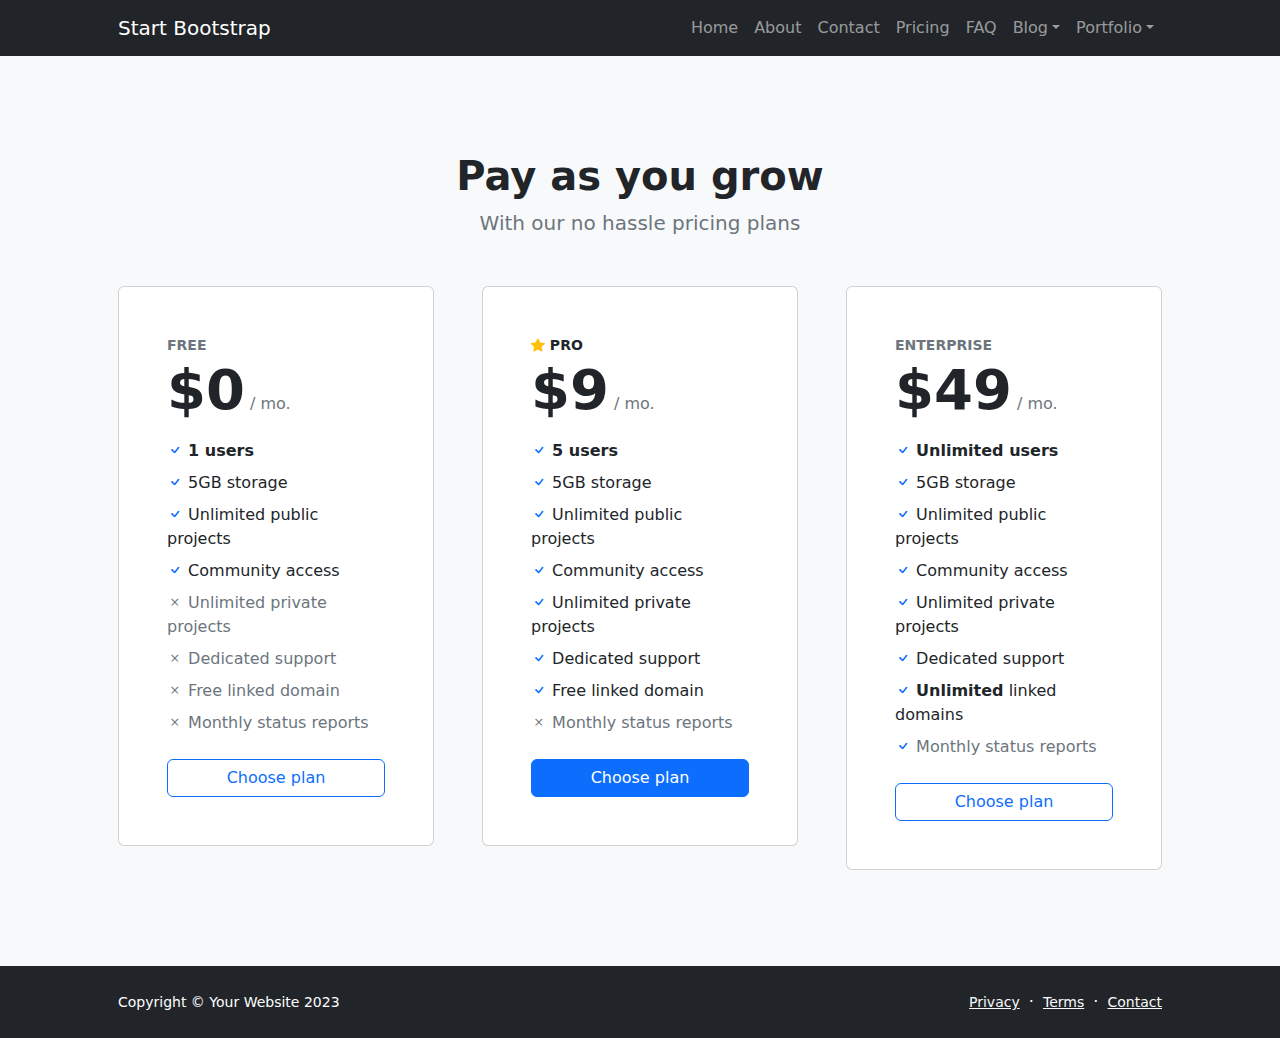
<file: pricing.html>
<!DOCTYPE html>
<html lang="en">
    <head>
        <meta charset="utf-8" />
        <meta name="viewport" content="width=device-width, initial-scale=1, shrink-to-fit=no" />
        <meta name="description" content="" />
        <meta name="author" content="" />
        <title>Modern Business - Start Bootstrap Template</title>
        <!-- Favicon-->
        <link rel="icon" type="image/x-icon" href="assets/favicon.ico" />
        <!-- Bootstrap icons-->
        <link href="https://cdn.jsdelivr.net/npm/bootstrap-icons@1.5.0/font/bootstrap-icons.css" rel="stylesheet" />
        <!-- Core theme CSS (includes Bootstrap)-->
        <link href="css/styles.css" rel="stylesheet" />
    </head>
    <body class="d-flex flex-column">
        <main class="flex-shrink-0">
            <!-- Navigation-->
            <nav class="navbar navbar-expand-lg navbar-dark bg-dark">
                <div class="container px-5">
                    <a class="navbar-brand" href="index.html">Start Bootstrap</a>
                    <button class="navbar-toggler" type="button" data-bs-toggle="collapse" data-bs-target="#navbarSupportedContent" aria-controls="navbarSupportedContent" aria-expanded="false" aria-label="Toggle navigation"><span class="navbar-toggler-icon"></span></button>
                    <div class="collapse navbar-collapse" id="navbarSupportedContent">
                        <ul class="navbar-nav ms-auto mb-2 mb-lg-0">
                            <li class="nav-item"><a class="nav-link" href="index.html">Home</a></li>
                            <li class="nav-item"><a class="nav-link" href="about.html">About</a></li>
                            <li class="nav-item"><a class="nav-link" href="contact.html">Contact</a></li>
                            <li class="nav-item"><a class="nav-link" href="pricing.html">Pricing</a></li>
                            <li class="nav-item"><a class="nav-link" href="faq.html">FAQ</a></li>
                            <li class="nav-item dropdown">
                                <a class="nav-link dropdown-toggle" id="navbarDropdownBlog" href="#" role="button" data-bs-toggle="dropdown" aria-expanded="false">Blog</a>
                                <ul class="dropdown-menu dropdown-menu-end" aria-labelledby="navbarDropdownBlog">
                                    <li><a class="dropdown-item" href="blog-home.html">Blog Home</a></li>
                                    <li><a class="dropdown-item" href="blog-post.html">Blog Post</a></li>
                                </ul>
                            </li>
                            <li class="nav-item dropdown">
                                <a class="nav-link dropdown-toggle" id="navbarDropdownPortfolio" href="#" role="button" data-bs-toggle="dropdown" aria-expanded="false">Portfolio</a>
                                <ul class="dropdown-menu dropdown-menu-end" aria-labelledby="navbarDropdownPortfolio">
                                    <li><a class="dropdown-item" href="portfolio-overview.html">Portfolio Overview</a></li>
                                    <li><a class="dropdown-item" href="portfolio-item.html">Portfolio Item</a></li>
                                </ul>
                            </li>
                        </ul>
                    </div>
                </div>
            </nav>
            <!-- Pricing section-->
            <section class="bg-light py-5">
                <div class="container px-5 my-5">
                    <div class="text-center mb-5">
                        <h1 class="fw-bolder">Pay as you grow</h1>
                        <p class="lead fw-normal text-muted mb-0">With our no hassle pricing plans</p>
                    </div>
                    <div class="row gx-5 justify-content-center">
                        <!-- Pricing card free-->
                        <div class="col-lg-6 col-xl-4">
                            <div class="card mb-5 mb-xl-0">
                                <div class="card-body p-5">
                                    <div class="small text-uppercase fw-bold text-muted">Free</div>
                                    <div class="mb-3">
                                        <span class="display-4 fw-bold">$0</span>
                                        <span class="text-muted">/ mo.</span>
                                    </div>
                                    <ul class="list-unstyled mb-4">
                                        <li class="mb-2">
                                            <i class="bi bi-check text-primary"></i>
                                            <strong>1 users</strong>
                                        </li>
                                        <li class="mb-2">
                                            <i class="bi bi-check text-primary"></i>
                                            5GB storage
                                        </li>
                                        <li class="mb-2">
                                            <i class="bi bi-check text-primary"></i>
                                            Unlimited public projects
                                        </li>
                                        <li class="mb-2">
                                            <i class="bi bi-check text-primary"></i>
                                            Community access
                                        </li>
                                        <li class="mb-2 text-muted">
                                            <i class="bi bi-x"></i>
                                            Unlimited private projects
                                        </li>
                                        <li class="mb-2 text-muted">
                                            <i class="bi bi-x"></i>
                                            Dedicated support
                                        </li>
                                        <li class="mb-2 text-muted">
                                            <i class="bi bi-x"></i>
                                            Free linked domain
                                        </li>
                                        <li class="text-muted">
                                            <i class="bi bi-x"></i>
                                            Monthly status reports
                                        </li>
                                    </ul>
                                    <div class="d-grid"><a class="btn btn-outline-primary" href="#!">Choose plan</a></div>
                                </div>
                            </div>
                        </div>
                        <!-- Pricing card pro-->
                        <div class="col-lg-6 col-xl-4">
                            <div class="card mb-5 mb-xl-0">
                                <div class="card-body p-5">
                                    <div class="small text-uppercase fw-bold">
                                        <i class="bi bi-star-fill text-warning"></i>
                                        Pro
                                    </div>
                                    <div class="mb-3">
                                        <span class="display-4 fw-bold">$9</span>
                                        <span class="text-muted">/ mo.</span>
                                    </div>
                                    <ul class="list-unstyled mb-4">
                                        <li class="mb-2">
                                            <i class="bi bi-check text-primary"></i>
                                            <strong>5 users</strong>
                                        </li>
                                        <li class="mb-2">
                                            <i class="bi bi-check text-primary"></i>
                                            5GB storage
                                        </li>
                                        <li class="mb-2">
                                            <i class="bi bi-check text-primary"></i>
                                            Unlimited public projects
                                        </li>
                                        <li class="mb-2">
                                            <i class="bi bi-check text-primary"></i>
                                            Community access
                                        </li>
                                        <li class="mb-2">
                                            <i class="bi bi-check text-primary"></i>
                                            Unlimited private projects
                                        </li>
                                        <li class="mb-2">
                                            <i class="bi bi-check text-primary"></i>
                                            Dedicated support
                                        </li>
                                        <li class="mb-2">
                                            <i class="bi bi-check text-primary"></i>
                                            Free linked domain
                                        </li>
                                        <li class="text-muted">
                                            <i class="bi bi-x"></i>
                                            Monthly status reports
                                        </li>
                                    </ul>
                                    <div class="d-grid"><a class="btn btn-primary" href="#!">Choose plan</a></div>
                                </div>
                            </div>
                        </div>
                        <!-- Pricing card enterprise-->
                        <div class="col-lg-6 col-xl-4">
                            <div class="card">
                                <div class="card-body p-5">
                                    <div class="small text-uppercase fw-bold text-muted">Enterprise</div>
                                    <div class="mb-3">
                                        <span class="display-4 fw-bold">$49</span>
                                        <span class="text-muted">/ mo.</span>
                                    </div>
                                    <ul class="list-unstyled mb-4">
                                        <li class="mb-2">
                                            <i class="bi bi-check text-primary"></i>
                                            <strong>Unlimited users</strong>
                                        </li>
                                        <li class="mb-2">
                                            <i class="bi bi-check text-primary"></i>
                                            5GB storage
                                        </li>
                                        <li class="mb-2">
                                            <i class="bi bi-check text-primary"></i>
                                            Unlimited public projects
                                        </li>
                                        <li class="mb-2">
                                            <i class="bi bi-check text-primary"></i>
                                            Community access
                                        </li>
                                        <li class="mb-2">
                                            <i class="bi bi-check text-primary"></i>
                                            Unlimited private projects
                                        </li>
                                        <li class="mb-2">
                                            <i class="bi bi-check text-primary"></i>
                                            Dedicated support
                                        </li>
                                        <li class="mb-2">
                                            <i class="bi bi-check text-primary"></i>
                                            <strong>Unlimited</strong>
                                            linked domains
                                        </li>
                                        <li class="text-muted">
                                            <i class="bi bi-check text-primary"></i>
                                            Monthly status reports
                                        </li>
                                    </ul>
                                    <div class="d-grid"><a class="btn btn-outline-primary" href="#!">Choose plan</a></div>
                                </div>
                            </div>
                        </div>
                    </div>
                </div>
            </section>
        </main>
        <!-- Footer-->
        <footer class="bg-dark py-4 mt-auto">
            <div class="container px-5">
                <div class="row align-items-center justify-content-between flex-column flex-sm-row">
                    <div class="col-auto"><div class="small m-0 text-white">Copyright &copy; Your Website 2023</div></div>
                    <div class="col-auto">
                        <a class="link-light small" href="#!">Privacy</a>
                        <span class="text-white mx-1">&middot;</span>
                        <a class="link-light small" href="#!">Terms</a>
                        <span class="text-white mx-1">&middot;</span>
                        <a class="link-light small" href="#!">Contact</a>
                    </div>
                </div>
            </div>
        </footer>
        <!-- Bootstrap core JS-->
        <script src="https://cdn.jsdelivr.net/npm/bootstrap@5.2.3/dist/js/bootstrap.bundle.min.js"></script>
        <!-- Core theme JS-->
        <script src="js/scripts.js"></script>
    </body>
</html>
</file>
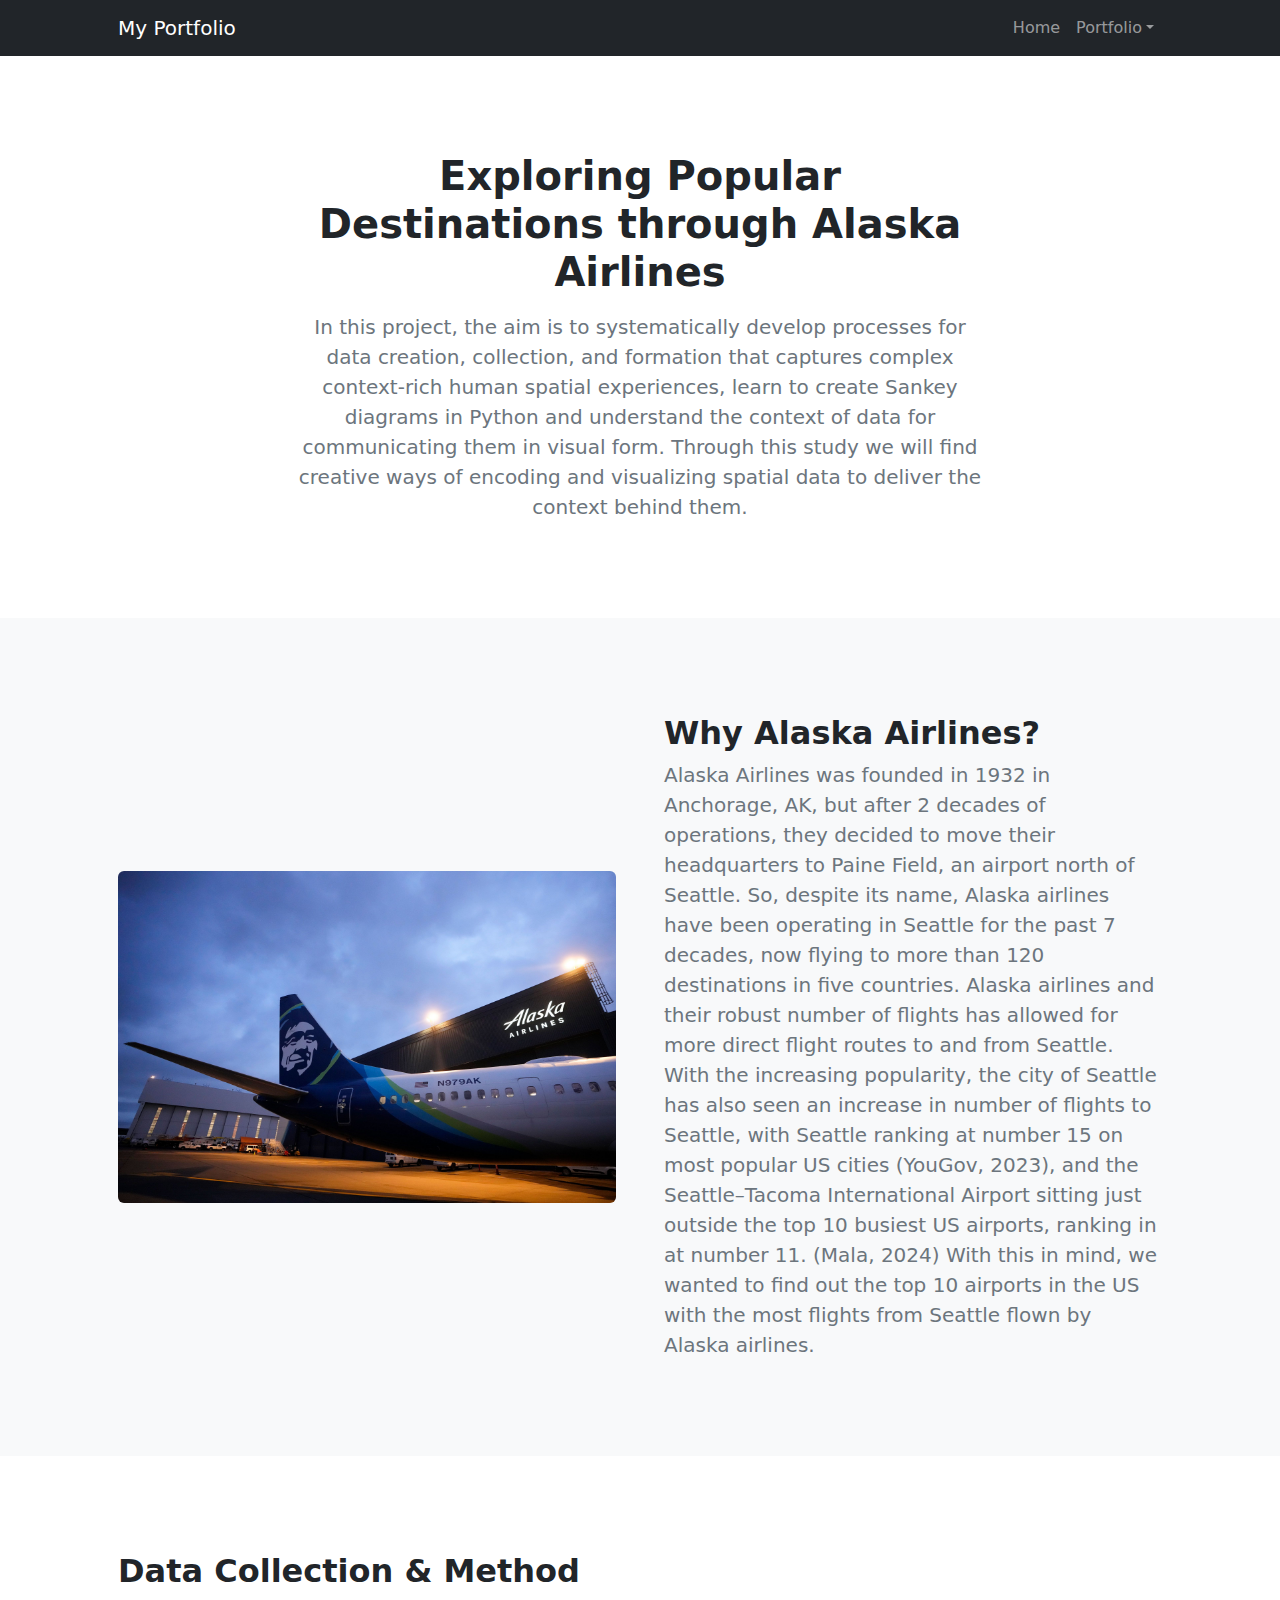
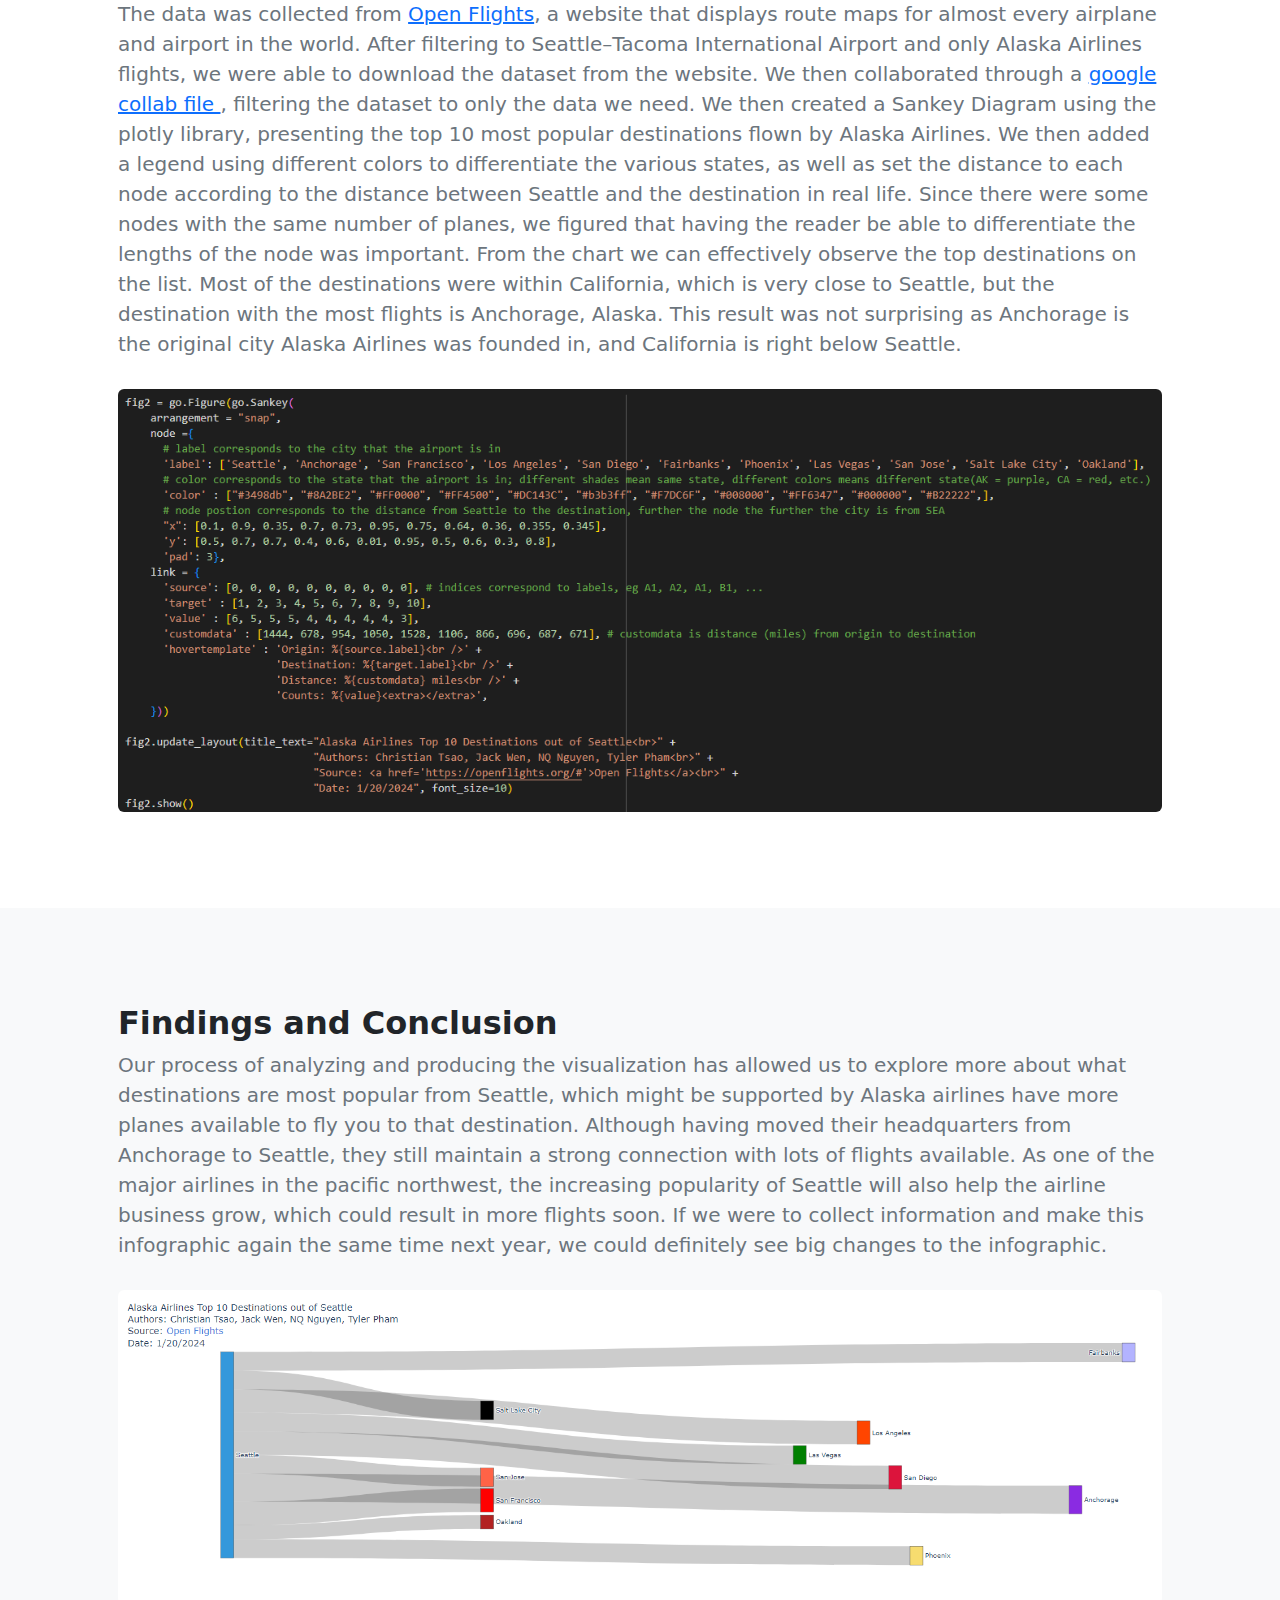
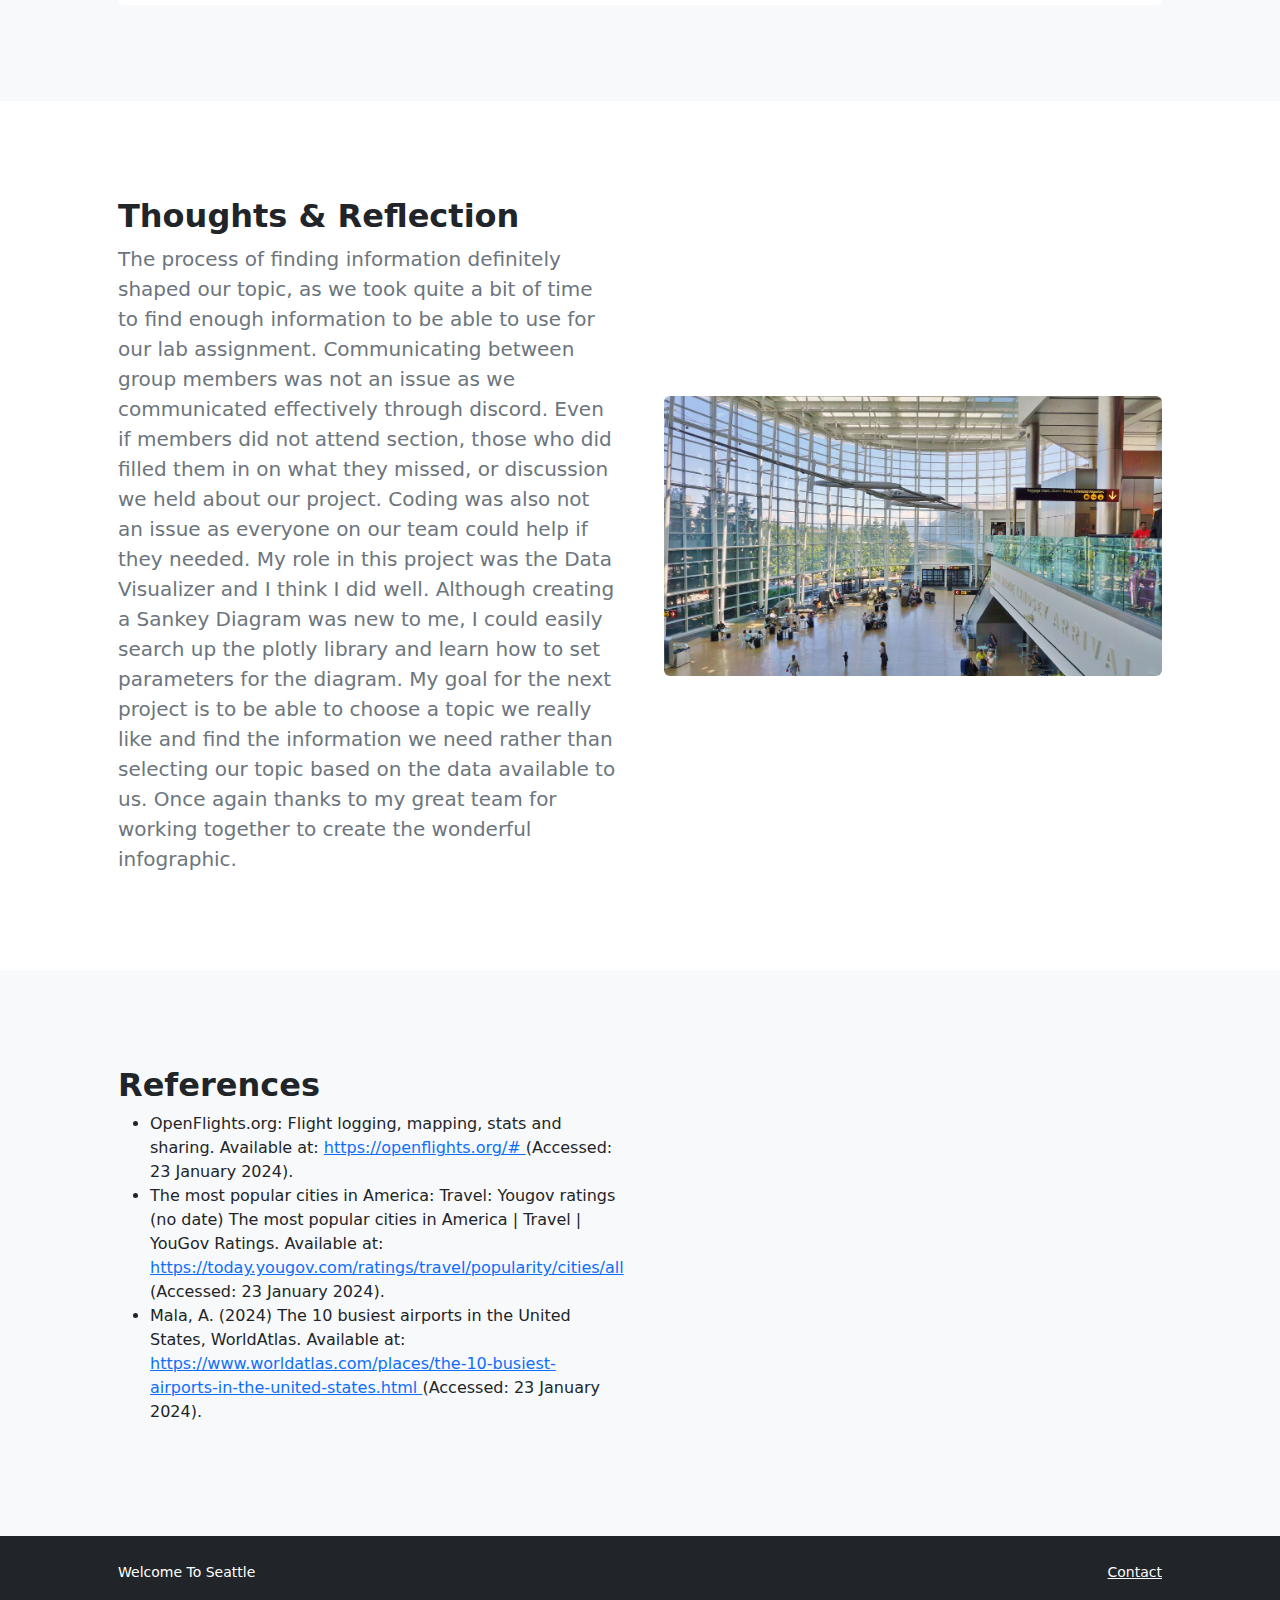
<file: welcomeToSeattle.html>
<!DOCTYPE html>
<html lang="en">

<head>
    <meta charset="utf-8" />
    <meta name="viewport" content="width=device-width, initial-scale=1, shrink-to-fit=no" />
    <meta name="description" content="" />
    <meta name="author" content="" />
    <title>Welcome to Seattle</title>
    <!-- Favicon-->
    <link rel="icon" type="image/x-icon" href="assets/favicon.ico" />
    <!-- Bootstrap icons-->
    <link href="https://cdn.jsdelivr.net/npm/bootstrap-icons@1.5.0/font/bootstrap-icons.css" rel="stylesheet" />
    <!-- Core theme CSS (includes Bootstrap)-->
    <link href="css/styles.css" rel="stylesheet" />
</head>

<body class="d-flex flex-column">
    <main class="flex-shrink-0">
        <!-- Navigation-->
        <nav class="navbar navbar-expand-lg navbar-dark bg-dark">
            <div class="container px-5">
                <a class="navbar-brand" href="index.html">My Portfolio</a>
                <button class="navbar-toggler" type="button" data-bs-toggle="collapse"
                    data-bs-target="#navbarSupportedContent" aria-controls="navbarSupportedContent"
                    aria-expanded="false" aria-label="Toggle navigation"><span
                        class="navbar-toggler-icon"></span></button>
                <div class="collapse navbar-collapse" id="navbarSupportedContent">
                    <ul class="navbar-nav ms-auto mb-2 mb-lg-0">
                        <li class="nav-item"><a class="nav-link" href="index.html">Home</a></li>
                        <!-- <li class="nav-item"><a class="nav-link" href="about.html">About</a></li> -->
                        <!-- <li class="nav-item"><a class="nav-link" href="contact.html">Contact</a></li>
                        <li class="nav-item"><a class="nav-link" href="pricing.html">Pricing</a></li>
                        <li class="nav-item"><a class="nav-link" href="faq.html">FAQ</a></li>
                        <li class="nav-item dropdown">
                            <a class="nav-link dropdown-toggle" id="navbarDropdownBlog" href="#" role="button"
                                data-bs-toggle="dropdown" aria-expanded="false">Blog</a>
                            <ul class="dropdown-menu dropdown-menu-end" aria-labelledby="navbarDropdownBlog">
                                <li><a class="dropdown-item" href="blog-home.html">Blog Home</a></li>
                                <li><a class="dropdown-item" href="blog-post.html">Blog Post</a></li>
                            </ul>
                        </li> -->
                        <li class="nav-item dropdown">
                            <a class="nav-link dropdown-toggle" id="navbarDropdownPortfolio" href="#" role="button"
                                data-bs-toggle="dropdown" aria-expanded="false">Portfolio</a>
                            <ul class="dropdown-menu dropdown-menu-end" aria-labelledby="navbarDropdownPortfolio">
                                <li><a class="dropdown-item" href="portfolio-overview.html">Portfolio Overview</a></li>
                                <li><a class="dropdown-item" href="https://rj002-chris.github.io/resume">My Resume</a></li>
                            </ul>
                        </li>
                    </ul>
                </div>
            </div>
        </nav>
        <!-- Header-->
        <header class="py-5">
            <div class="container px-5">
                <div class="row justify-content-center">
                    <div class="col-lg-8 col-xxl-6">
                        <div class="text-center my-5">
                            <h1 class="fw-bolder mb-3">Exploring Popular Destinations through Alaska Airlines
                            </h1>
                            <p class="lead fw-normal text-muted mb-4">In this project, the aim is to systematically develop processes for data
                                creation, collection, and formation that captures complex context-rich human spatial
                                experiences, learn to create Sankey diagrams in Python and understand the context of data for communicating them in visual form.
                                Through this study we will find creative ways of encoding and visualizing spatial data to
                                deliver the context behind them.</p>
                            <!-- <a class="btn btn-primary btn-lg" href="#scroll-target">Read our story</a> -->
                        </div>
                    </div>
                </div>
            </div>
        </header>
        <!-- About section one-->
        <section class="py-5 bg-light" id="scroll-target">
            <div class="container px-5 my-5">
                <div class="row gx-5 align-items-center">
                    <div class="col-lg-6"><img class="img-fluid rounded mb-5 mb-lg-0"
                            src="imgs\welcomeToSeattle\alaskaAirlines.png" alt="Alaska Airlines" /></div>
                    <div class="col-lg-6">
                        <h2 class="fw-bolder">Why Alaska Airlines?</h2>
                        <p class="lead fw-normal text-muted mb-0">Alaska Airlines was founded in 1932 in Anchorage, AK,
                            but after 2 decades of operations, they decided to move their headquarters to Paine Field,
                            an airport north of Seattle. So, despite its name, Alaska airlines have been operating in
                            Seattle for the past 7 decades, now flying to more than 120 destinations in five countries.
                            Alaska airlines and their robust number of flights has allowed for more direct flight routes
                            to and from Seattle. With the increasing popularity, the city of Seattle has also seen an
                            increase in number of flights to Seattle, with Seattle ranking at number 15 on most popular
                            US cities (YouGov, 2023), and the Seattle–Tacoma International Airport sitting just outside
                            the top 10 busiest US airports, ranking in at number 11. (Mala, 2024) With this in mind, we
                            wanted to find out the top 10 airports in the US with the most flights from
                            Seattle flown by Alaska airlines.</p>
                    </div>
                </div>
            </div>
        </section>
        <!-- About section two-->
        <section class="py-5">
            <div class="container px-5 my-5">
                <div class="row gx-5 align-items-center">
                    <!-- <div class="col-lg-6 order-first order-lg-last"><img class="img-fluid rounded mb-5 mb-lg-0"
                            src="imgs\welcomeToSeattle\codepreview.png" alt="Google Colab Preview" /></div>
                    <div class="col-lg-6"> -->
                        <h2 class="fw-bolder">Data Collection &amp; Method</h2>
                        <p class="lead fw-normal text-muted mb-0">The data was collected from <a
                                href="https://openflights.org/#">Open Flights</a>, a website
                            that displays route maps for almost every airplane and airport in the world.
                            After filtering to Seattle–Tacoma International Airport and only Alaska Airlines
                            flights, we were able to download the dataset from the website. We then collaborated through
                            a 
                            <a href="https://colab.research.google.com/drive/146fw5Y_el4zTmCGzU8fyAlnSzJcJ2R5N?usp=sharing"
                                target="_blank" rel="noopener noreferrer">
                                google collab file
                            </a>
                            , filtering the dataset to only the
                            data we need. We then created a Sankey Diagram using the plotly library,
                            presenting the top 10 most popular destinations flown by Alaska Airlines.
                            We then added a legend using different colors to differentiate the various states,
                            as well as set the distance to each node according to the distance between Seattle and the destination in real life.
                            Since there were some nodes with the same number of planes, we figured that having the reader be able to
                            differentiate the lengths of the node was important. From the chart we can effectively
                            observe the top destinations on the list. Most of the destinations were within California,
                            which is very close to Seattle, but the destination with the most flights is Anchorage,
                            Alaska. This result was not surprising as Anchorage is the original city Alaska Airlines was
                            founded in, and California is right below Seattle.
                            <br></br>
                            <img class="img-fluid rounded mb-5 mb-lg-0" src="imgs\welcomeToSeattle\codepreview.png"
                                alt="Google Colab Preview" />
                        </p>
                    <!-- </div> -->
                </div>
            </div>
        </section>
        <!-- About section three-->
        <section class="py-5 bg-light" id="scroll-target">
            <div class="container px-5 my-5">
                <div class="row gx-5 align-items-center">
                    <!-- <div class="col-lg-6"><img class="img-fluid rounded mb-5 mb-lg-0"
                            src="imgs\welcomeToSeattle\infographicPreview.png" alt="Final Infographic" /></div> -->
                    <!-- <div class="col-lg-6"> -->
                        <h2 class="fw-bolder">Findings and Conclusion</h2>
                        <p class="lead fw-normal text-muted mb-0">Our process of analyzing and producing the
                            visualization has allowed us to explore more about what destinations are most popular from
                            Seattle, which might be supported by Alaska airlines have more planes available to fly you
                            to that destination. Although having moved their headquarters from Anchorage to Seattle,
                            they still maintain a strong connection with lots of flights available. As one of the major
                            airlines in the pacific northwest, the increasing popularity of Seattle will also help the
                            airline business grow, which could result in more flights soon. If we were to collect
                            information and make this infographic again the same time next year, we could definitely see
                            big changes to the infographic.
                            <br></br>
                            <img class="img-fluid rounded mb-5 mb-lg-0"
                                src="imgs\welcomeToSeattle\infographicPreview2.png" alt="Final Infographic" />
                        </p>
                    <!-- </div> -->
                </div>
            </div>
        </section>
        <!-- About section four-->
        <section class="py-5">
            <div class="container px-5 my-5">
                <div class="row gx-5 align-items-center">
                    <div class="col-lg-6 order-first order-lg-last"><img class="img-fluid rounded mb-5 mb-lg-0"
                            src="imgs\welcomeToSeattle\seaTacAirport.png" alt="Sea-Tac Airport Preview" /></div>
                    <div class="col-lg-6">
                        <h2 class="fw-bolder">Thoughts &amp; Reflection</h2>
                        <p class="lead fw-normal text-muted mb-0">The process of finding information definitely shaped
                            our topic, as we took quite a bit of time to find enough information to be able to use for
                            our lab assignment. Communicating between group members was not an issue as we communicated
                            effectively through discord. Even if members did not attend section, those who did filled
                            them in on what they missed, or discussion we held about our project. Coding was also not an
                            issue as everyone on our team could help if they needed. My role in this project was the
                            Data Visualizer and I think I did well. Although creating a Sankey Diagram was new to me, I
                            could easily search up the plotly library and learn how to set parameters for the diagram.
                            My goal for the next project is to be able to choose a topic we really like and find the
                            information we need rather than selecting our topic based on the data available to us.
                            Once again thanks to my great team for working together to create the wonderful infographic.</p>
                    </div>
                </div>
            </div>
        </section>
        <!-- About section five-->
        <section class="py-5 bg-light" id="scroll-target">
            <div class="container px-5 my-5">
                <div class="row gx-5 align-items-center">
                    <!-- <div class="col-lg-6"><img class="img-fluid rounded mb-5 mb-lg-0"
                            src="imgs\whatsHappeningInTheTown\radialDendrogram.png" alt="Radial Dendrogram Preview" /></div> -->
                    <div class="col-lg-6">
                        <h2 class="fw-bolder">References</h2>
                        <p class="lead fw-normal text-muted mb-0">
                            <ul>
                                <li>
                                    OpenFlights.org: Flight logging, mapping, stats and sharing. Available at:
                                    <a href="https://openflights.org/#" target="_blank" rel="noopener noreferrer">
                                        https://openflights.org/#
                                    </a>
                                     (Accessed: 23 January 2024).
                                </li>
                                <li>
                                    The most popular cities in America: Travel: Yougov ratings (no date) The most
                                    popular cities in America | Travel | YouGov Ratings. Available at:
                                    <a href="https://today.yougov.com/ratings/travel/popularity/cities/all" target="_blank" rel="noopener noreferrer">
                                        https://today.yougov.com/ratings/travel/popularity/cities/all
                                    </a>
                                     (Accessed: 23 January 2024).
                                </li>
                                <li>
                                    Mala, A. (2024) The 10 busiest airports in the United States, WorldAtlas. Available
                                    at: 
                                    <a href="https://www.worldatlas.com/places/the-10-busiest-airports-in-the-united-states.html" target="_blank" rel="noopener noreferrer">
                                        https://www.worldatlas.com/places/the-10-busiest-airports-in-the-united-states.html
                                    </a>
                                     (Accessed: 23 January 2024).
                                </li>
                            </ul>
                        </p>
                    </div>
                </div>
            </div>
        </section>
        <!-- Team members section-->
        <!-- <section class="py-5 bg-light">
            <div class="container px-5 my-5">
                <div class="text-center">
                    <h2 class="fw-bolder">Our team</h2>
                    <p class="lead fw-normal text-muted mb-5">Dedicated to quality and your success</p>
                </div>
                <div class="row gx-5 row-cols-1 row-cols-sm-2 row-cols-xl-4 justify-content-center">
                    <div class="col mb-5 mb-5 mb-xl-0">
                        <div class="text-center">
                            <img class="img-fluid rounded-circle mb-4 px-4"
                                src="https://dummyimage.com/150x150/ced4da/6c757d" alt="..." />
                            <h5 class="fw-bolder">Ibbie Eckart</h5>
                            <div class="fst-italic text-muted">Founder &amp; CEO</div>
                        </div>
                    </div>
                    <div class="col mb-5 mb-5 mb-xl-0">
                        <div class="text-center">
                            <img class="img-fluid rounded-circle mb-4 px-4"
                                src="https://dummyimage.com/150x150/ced4da/6c757d" alt="..." />
                            <h5 class="fw-bolder">Arden Vasek</h5>
                            <div class="fst-italic text-muted">CFO</div>
                        </div>
                    </div>
                    <div class="col mb-5 mb-5 mb-sm-0">
                        <div class="text-center">
                            <img class="img-fluid rounded-circle mb-4 px-4"
                                src="https://dummyimage.com/150x150/ced4da/6c757d" alt="..." />
                            <h5 class="fw-bolder">Toribio Nerthus</h5>
                            <div class="fst-italic text-muted">Operations Manager</div>
                        </div>
                    </div>
                    <div class="col mb-5">
                        <div class="text-center">
                            <img class="img-fluid rounded-circle mb-4 px-4"
                                src="https://dummyimage.com/150x150/ced4da/6c757d" alt="..." />
                            <h5 class="fw-bolder">Malvina Cilla</h5>
                            <div class="fst-italic text-muted">CTO</div>
                        </div>
                    </div>
                </div>
            </div>
        </section> -->
    </main>
    <!-- Footer-->
    <footer class="bg-dark py-4 mt-auto">
        <div class="container px-5">
            <div class="row align-items-center justify-content-between flex-column flex-sm-row">
                <div class="col-auto">
                    <!-- <div class="small m-0 text-white">Copyright &copy; Your Website 2023</div> -->
                    <div class="small m-0 text-white">Welcome To Seattle</div>
                </div>
                <div class="col-auto">
                    <!-- <a class="link-light small" href="#!">Privacy</a>
                    <span class="text-white mx-1">&middot;</span>
                    <a class="link-light small" href="#!">Terms</a>
                    <span class="text-white mx-1">&middot;</span> -->
                    <a class="link-light small" href="contact.html">Contact</a>
                </div>
            </div>
        </div>
    </footer>
    <!-- Bootstrap core JS-->
    <script src="https://cdn.jsdelivr.net/npm/bootstrap@5.2.3/dist/js/bootstrap.bundle.min.js"></script>
    <!-- Core theme JS-->
    <script src="js/scripts.js"></script>
</body>

</html>
</file>
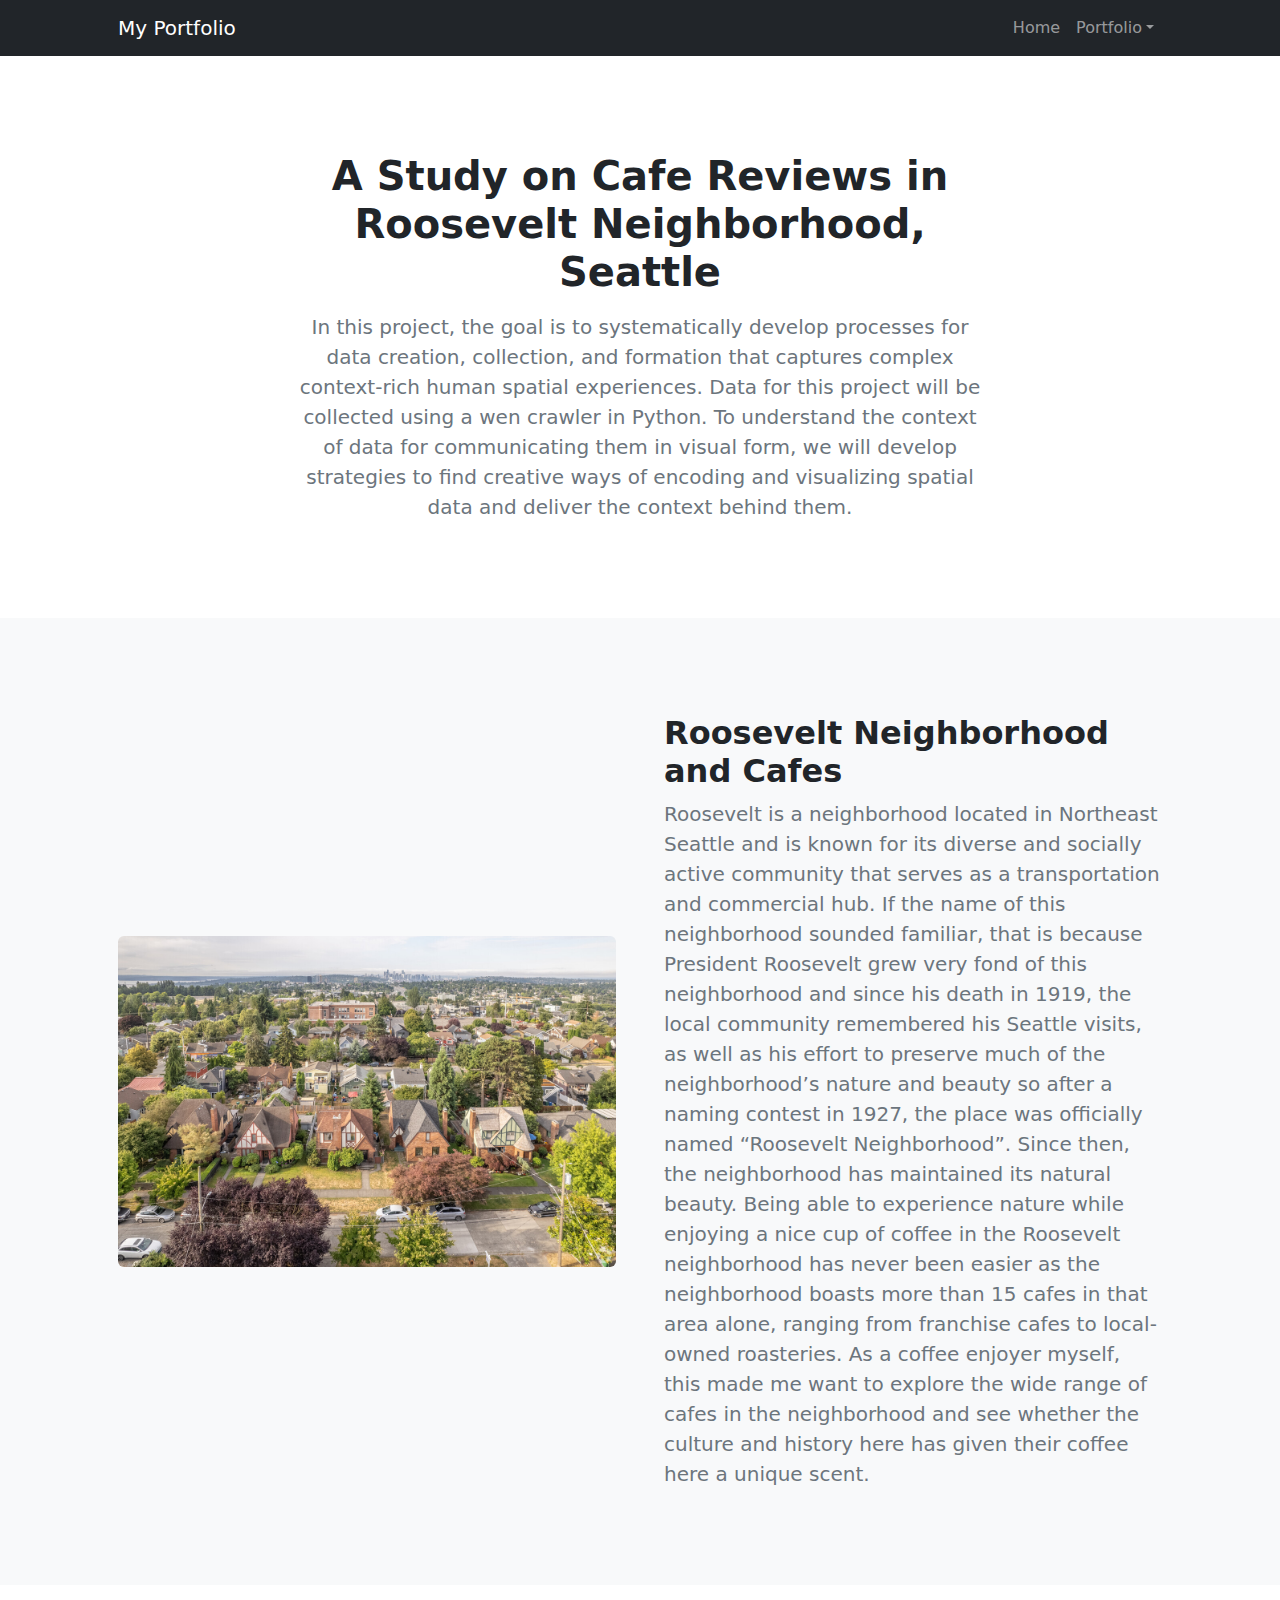
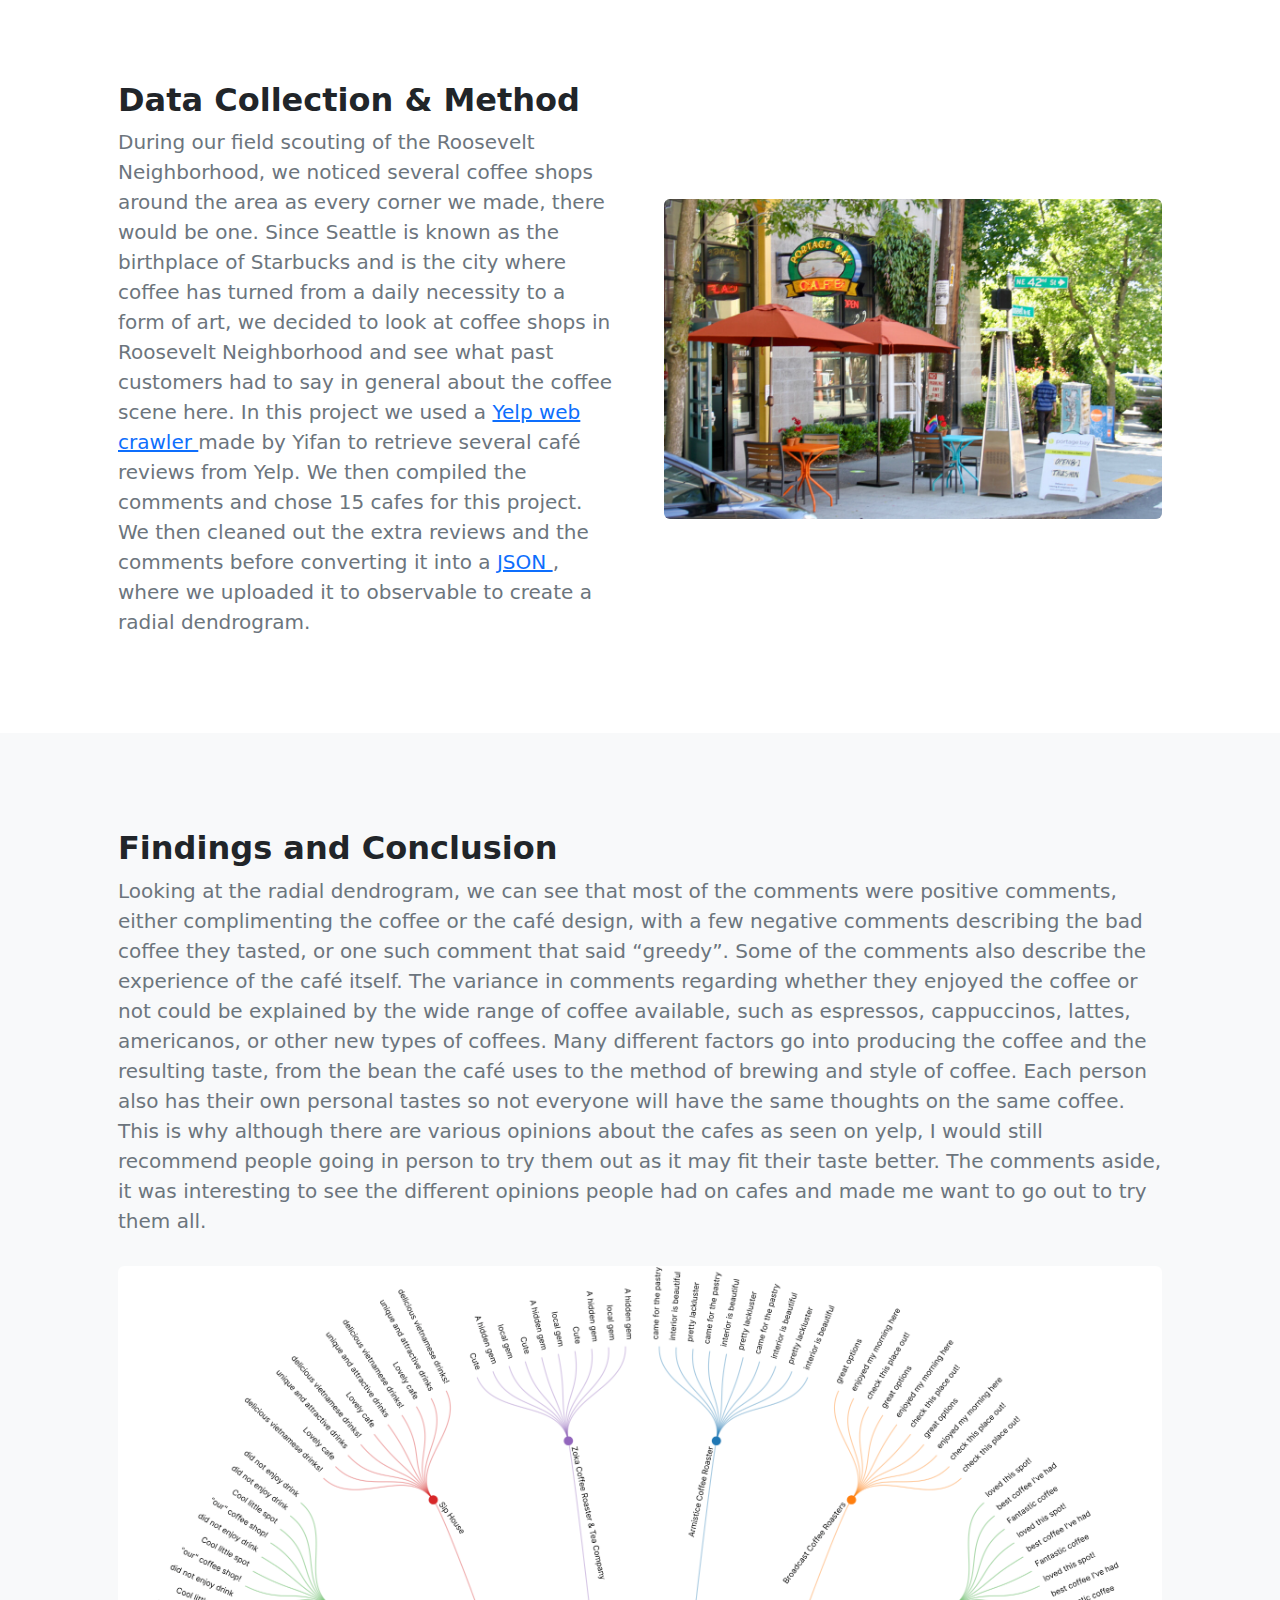
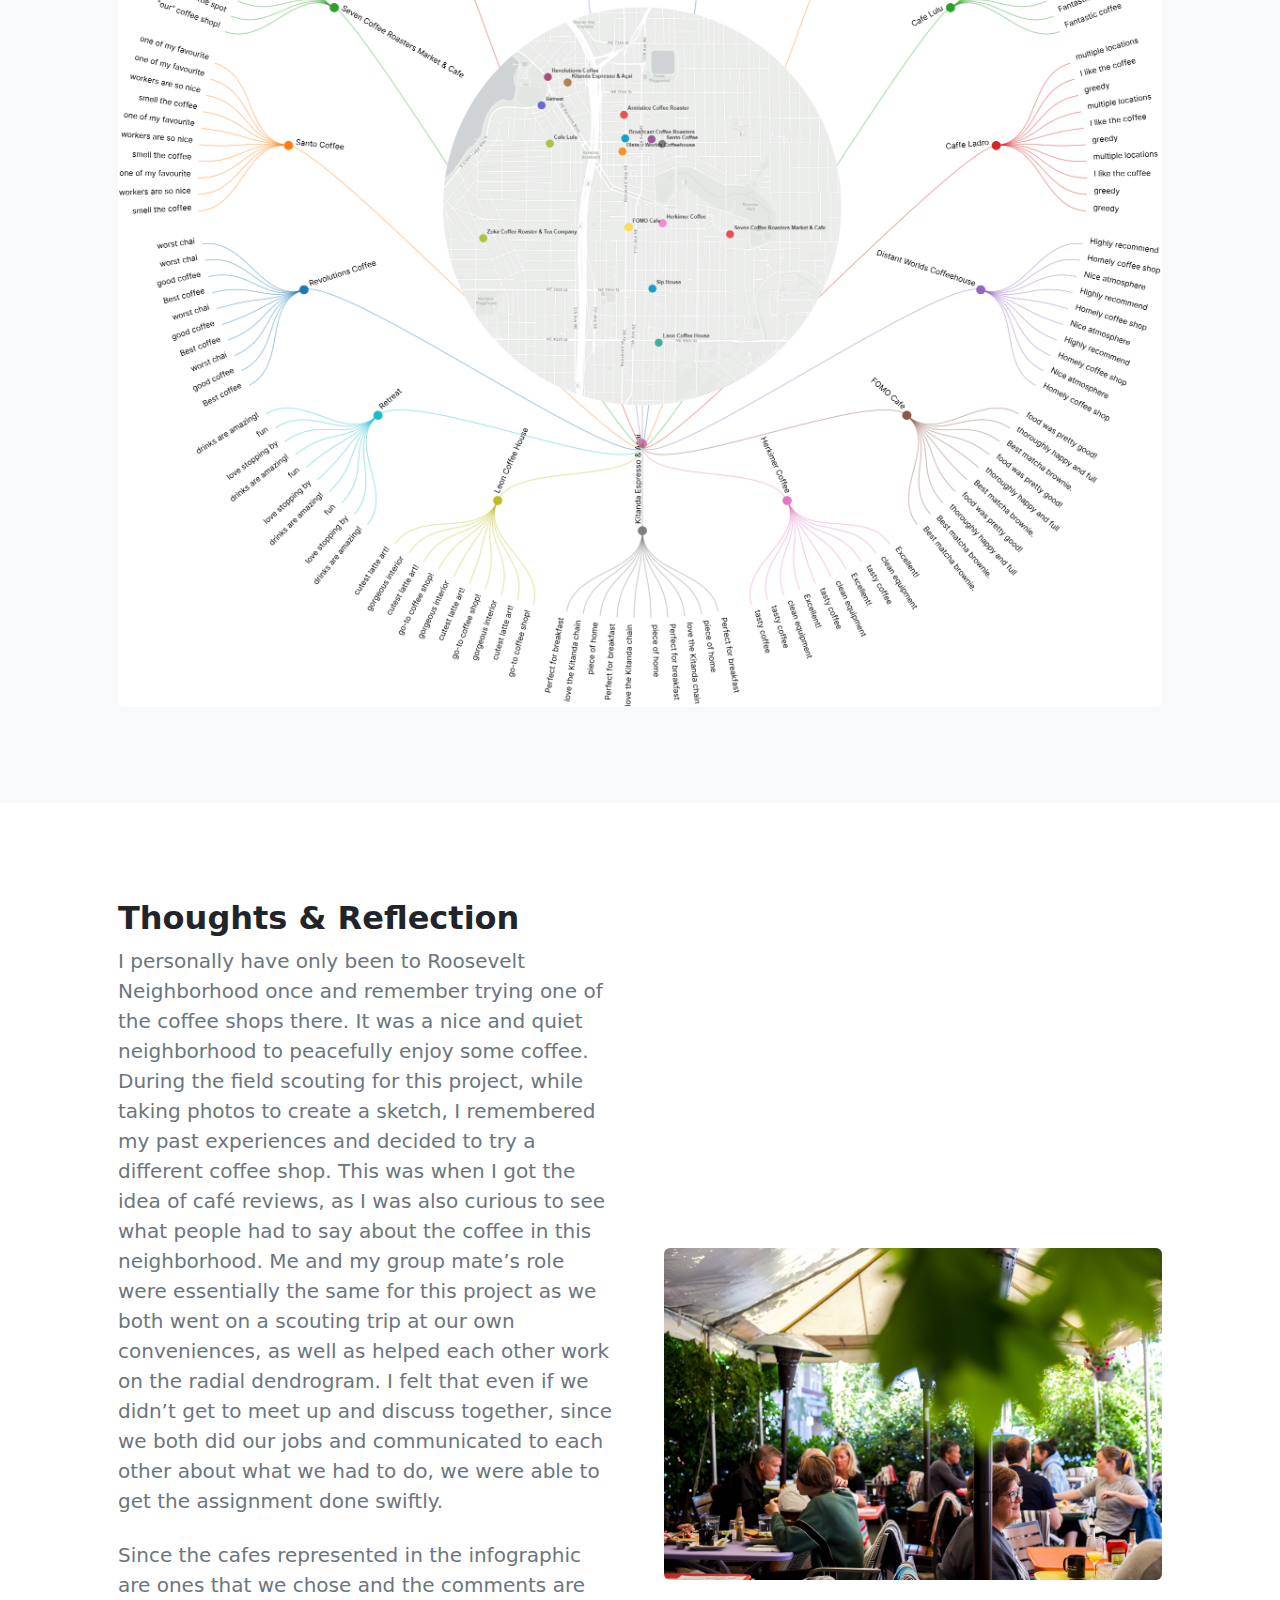
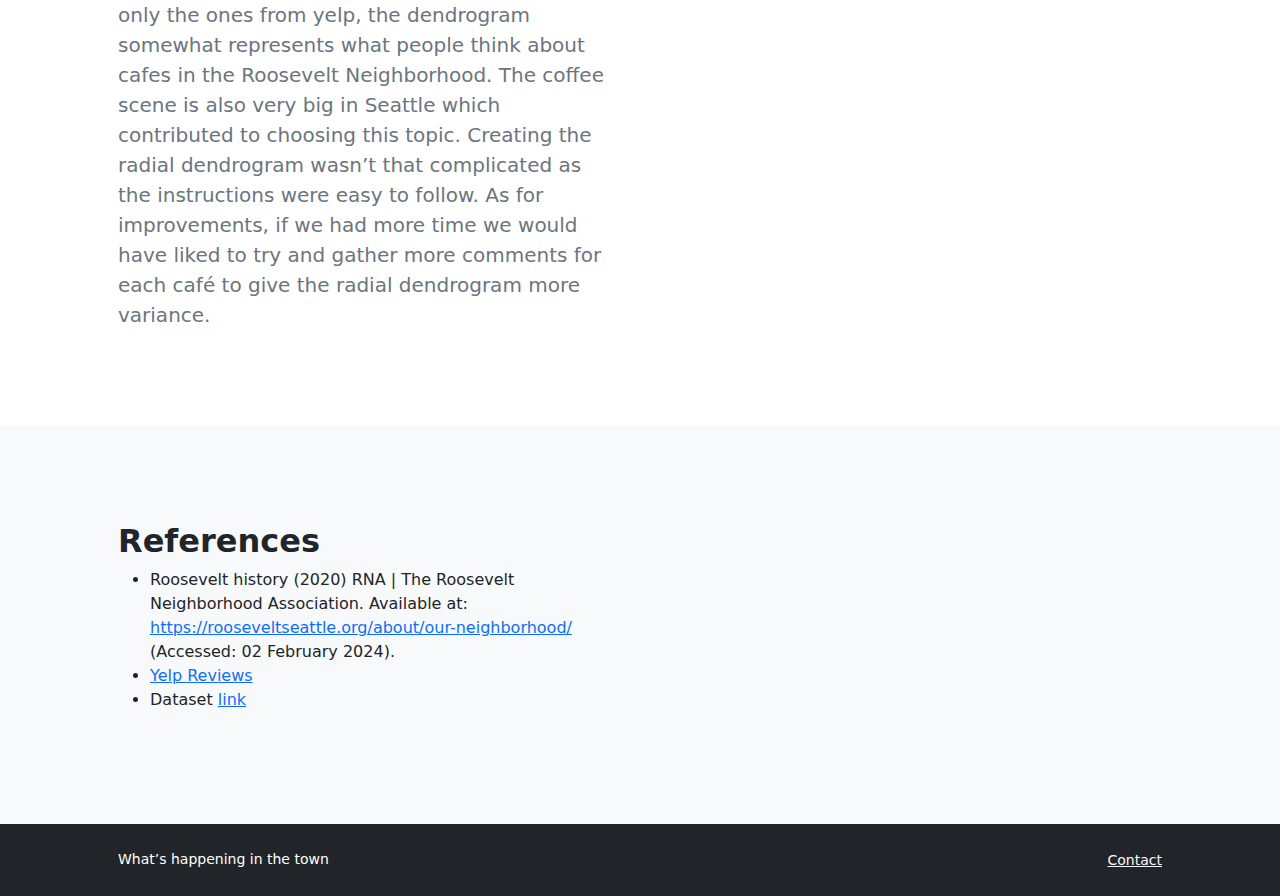
<file: whatsHappeningInTheTown.html>
<!DOCTYPE html>
<html lang="en">

<head>
    <meta charset="utf-8" />
    <meta name="viewport" content="width=device-width, initial-scale=1, shrink-to-fit=no" />
    <meta name="description" content="" />
    <meta name="author" content="" />
    <title>What’s happening in the town</title>
    <!-- Favicon-->
    <link rel="icon" type="image/x-icon" href="assets/favicon.ico" />
    <!-- Bootstrap icons-->
    <link href="https://cdn.jsdelivr.net/npm/bootstrap-icons@1.5.0/font/bootstrap-icons.css" rel="stylesheet" />
    <!-- Core theme CSS (includes Bootstrap)-->
    <link href="css/styles.css" rel="stylesheet" />
</head>

<body class="d-flex flex-column">
    <main class="flex-shrink-0">
        <!-- Navigation-->
        <nav class="navbar navbar-expand-lg navbar-dark bg-dark">
            <div class="container px-5">
                <a class="navbar-brand" href="index.html">My Portfolio</a>
                <button class="navbar-toggler" type="button" data-bs-toggle="collapse"
                    data-bs-target="#navbarSupportedContent" aria-controls="navbarSupportedContent"
                    aria-expanded="false" aria-label="Toggle navigation"><span
                        class="navbar-toggler-icon"></span></button>
                <div class="collapse navbar-collapse" id="navbarSupportedContent">
                    <ul class="navbar-nav ms-auto mb-2 mb-lg-0">
                        <li class="nav-item"><a class="nav-link" href="index.html">Home</a></li>
                        <!-- <li class="nav-item"><a class="nav-link" href="about.html">About</a></li> -->
                        <!-- <li class="nav-item"><a class="nav-link" href="contact.html">Contact</a></li>
                        <li class="nav-item"><a class="nav-link" href="pricing.html">Pricing</a></li>
                        <li class="nav-item"><a class="nav-link" href="faq.html">FAQ</a></li>
                        <li class="nav-item dropdown">
                            <a class="nav-link dropdown-toggle" id="navbarDropdownBlog" href="#" role="button"
                                data-bs-toggle="dropdown" aria-expanded="false">Blog</a>
                            <ul class="dropdown-menu dropdown-menu-end" aria-labelledby="navbarDropdownBlog">
                                <li><a class="dropdown-item" href="blog-home.html">Blog Home</a></li>
                                <li><a class="dropdown-item" href="blog-post.html">Blog Post</a></li>
                            </ul>
                        </li> -->
                        <li class="nav-item dropdown">
                            <a class="nav-link dropdown-toggle" id="navbarDropdownPortfolio" href="#" role="button"
                                data-bs-toggle="dropdown" aria-expanded="false">Portfolio</a>
                            <ul class="dropdown-menu dropdown-menu-end" aria-labelledby="navbarDropdownPortfolio">
                                <li><a class="dropdown-item" href="portfolio-overview.html">Portfolio Overview</a></li>
                                <li><a class="dropdown-item" href="https://rj002-chris.github.io/resume">My Resume</a></li>
                            </ul>
                        </li>
                    </ul>
                </div>
            </div>
        </nav>
        <!-- Header-->
        <header class="py-5">
            <div class="container px-5">
                <div class="row justify-content-center">
                    <div class="col-lg-8 col-xxl-6">
                        <div class="text-center my-5">
                            <h1 class="fw-bolder mb-3">A Study on Cafe Reviews in Roosevelt Neighborhood, Seattle
                            </h1>
                            <p class="lead fw-normal text-muted mb-4">In this project, the goal is to systematically develop
                                processes for data creation, collection, and formation that captures complex
                                context-rich human spatial experiences. Data for this project will be collected using a wen crawler in Python.
                                To understand the context of data for communicating them in visual form, we will develop
                                strategies to find creative ways of encoding and visualizing spatial data and deliver the
                                context behind them.
                                </p>
                            <!-- <a class="btn btn-primary btn-lg" href="#scroll-target">Read our story</a> -->
                        </div>
                    </div>
                </div>
            </div>
        </header>
        <!-- About section one-->
        <section class="py-5 bg-light" id="scroll-target">
            <div class="container px-5 my-5">
                <div class="row gx-5 align-items-center">
                    <div class="col-lg-6"><img class="img-fluid rounded mb-5 mb-lg-0"
                            src="imgs\whatsHappeningInTheTown\rooseveltPreview.png" alt="Roosevelt Neighborhood" /></div>
                    <div class="col-lg-6">
                        <h2 class="fw-bolder">Roosevelt Neighborhood and Cafes</h2>
                        <p class="lead fw-normal text-muted mb-0">Roosevelt is a neighborhood located in Northeast
                            Seattle and is known for its diverse and socially active community that serves as a
                            transportation and commercial hub. If the name of this neighborhood sounded familiar, that
                            is because President Roosevelt grew very fond of this neighborhood and since his death in
                            1919, the local community remembered his Seattle visits, as well as his effort to preserve
                            much of the neighborhood’s nature and beauty so after a naming contest in 1927, the place
                            was officially named “Roosevelt Neighborhood”. Since then, the neighborhood has maintained
                            its natural beauty. Being able to experience nature while enjoying a nice cup of coffee in
                            the Roosevelt neighborhood has never been easier as the neighborhood boasts more than 15
                            cafes in that area alone, ranging from franchise cafes to local-owned roasteries. As a
                            coffee enjoyer myself, this made me want to explore the wide range of cafes in the
                            neighborhood and see whether the culture and history here has given their coffee here a
                            unique scent.</p>
                    </div>
                </div>
            </div>
        </section>
        <!-- About section two-->
        <section class="py-5">
            <div class="container px-5 my-5">
                <div class="row gx-5 align-items-center">
                    <div class="col-lg-6 order-first order-lg-last"><img class="img-fluid rounded mb-5 mb-lg-0"
                            src="imgs\whatsHappeningInTheTown\cafePreview.jpg" alt="Cafe Preview" /></div>
                    <div class="col-lg-6">
                        <h2 class="fw-bolder">Data Collection &amp; Method</h2>
                        <p class="lead fw-normal text-muted mb-0">During our field scouting of the Roosevelt
                            Neighborhood, we noticed several coffee shops around the area as every corner we made, there
                            would be one. Since Seattle is known as the birthplace of Starbucks and is the city where
                            coffee has turned from a daily necessity to a form of art, we decided to look at coffee
                            shops in Roosevelt Neighborhood and see what past customers had to say in general about the
                            coffee scene here. In this project we used a 
                            <a href="https://colab.research.google.com/drive/1p7iOEefWETyoUHPqRtYnXBRtkKuCsug_?usp=sharing" target="_blank" rel="noopener noreferrer">
                                Yelp web crawler
                            </a>
                             made by Yifan to retrieve several café reviews from Yelp. We then compiled the comments and chose 15 cafes for this
                            project. We then cleaned out the extra reviews and the comments before converting it into a
                            <a href="https://drive.google.com/file/d/1J_iKlCpVK2TMkkHXA7feKw69cKxRh4Pq/view?usp=sharing" target="_blank" rel="noopener noreferrer">
                                JSON
                            </a>
                            , where we uploaded it to observable to create a radial dendrogram.
                        </p>
                    </div>
                </div>
            </div>
        </section>
        <!-- About section three-->
        <section class="py-5 bg-light" id="scroll-target">
            <div class="container px-5 my-5">
                <div class="row gx-5 align-items-center">
                    <!-- <div class="col-lg-6"><img class="img-fluid rounded mb-5 mb-lg-0"
                            src="imgs\whatsHappeningInTheTown\radialDendrogram.png" alt="Radial Dendrogram Preview" /></div>
                    <div class="col-lg-6"> -->
                        <h2 class="fw-bolder">Findings and Conclusion</h2>
                        <p class="lead fw-normal text-muted mb-0">Looking at the radial dendrogram, we can see that most
                            of the comments were positive comments, either complimenting the coffee or the café design,
                            with a few negative comments describing the bad coffee they tasted, or one such comment that
                            said “greedy”. Some of the comments also describe the experience of the café itself. The
                            variance in comments regarding whether they enjoyed the coffee or not could be explained by
                            the wide range of coffee available, such as espressos, cappuccinos, lattes, americanos, or
                            other new types of coffees. Many different factors go into producing the coffee and the
                            resulting taste, from the bean the café uses to the method of brewing and style of coffee.
                            Each person also has their own personal tastes so not everyone will have the same thoughts
                            on the same coffee. This is why although there are various opinions about the cafes as seen
                            on yelp, I would still recommend people going in person to try them out as it may fit their
                            taste better. The comments aside, it was interesting to see the different opinions people
                            had on cafes and made me want to go out to try them all.
                            <br></br>
                            <img class="img-fluid rounded mb-5 mb-lg-0"
                                src="imgs\whatsHappeningInTheTown\radialDendrogram.png" alt="Final Infographic" />
                        </p>
                    <!-- </div> -->
                </div>
            </div>
        </section>
        <!-- About section four-->
        <section class="py-5">
            <div class="container px-5 my-5">
                <div class="row gx-5 align-items-center">
                    <div class="col-lg-6 order-first order-lg-last"><img class="img-fluid rounded mb-5 mb-lg-0"
                            src="imgs\whatsHappeningInTheTown\portageBayCafePreview.png" alt="Portage Bay Cafe Preview"
                            /></div>
                    <div class="col-lg-6">
                        <h2 class="fw-bolder">Thoughts &amp; Reflection</h2>
                        <p class="lead fw-normal text-muted mb-0">I personally have only been to Roosevelt Neighborhood
                            once and remember trying one of the coffee shops there. It was a nice and quiet neighborhood
                            to peacefully enjoy some coffee. During the field scouting for this project, while taking
                            photos to create a sketch, I remembered my past experiences and decided to try a different
                            coffee shop. This was when I got the idea of café reviews, as I was also curious to see what
                            people had to say about the coffee in this neighborhood. Me and my group mate’s role were
                            essentially the same for this project as we both went on a scouting trip at our own
                            conveniences, as well as helped each other work on the radial dendrogram. I felt that even
                            if we didn’t get to meet up and discuss together, since we both did our jobs and
                            communicated to each other about what we had to do, we were able to get the assignment done
                            swiftly.
                        </p>
                    </br>
                        <p class="lead fw-normal text-muted mb-0">Since the cafes represented in the infographic are
                                ones that we chose and the
                            comments are only the ones from yelp, the dendrogram somewhat represents what people think
                            about cafes in the Roosevelt Neighborhood. The coffee scene is also very big in Seattle
                            which contributed to choosing this topic. Creating the radial dendrogram wasn’t that
                            complicated as the instructions were easy to follow. As for improvements, if we had more
                            time we would have liked to try and gather more comments for each café to give the radial
                            dendrogram more variance.
                        </p>
                    </div>
                </div>
            </div>
        </section>
        <!-- About section five-->
        <section class="py-5 bg-light" id="scroll-target">
            <div class="container px-5 my-5">
                <div class="row gx-5 align-items-center">
                    <!-- <div class="col-lg-6"><img class="img-fluid rounded mb-5 mb-lg-0"
                            src="imgs\whatsHappeningInTheTown\radialDendrogram.png" alt="Radial Dendrogram Preview" /></div> -->
                    <div class="col-lg-6">
                        <h2 class="fw-bolder">References</h2>
                        <p class="lead fw-normal text-muted mb-0">
                            <ul>
                                <li>
                                    Roosevelt history (2020) RNA | The Roosevelt
                                    Neighborhood Association. Available at:
                                    <a href="https://rooseveltseattle.org/about/our-neighborhood/" target="_blank" rel="noopener noreferrer">
                                        https://rooseveltseattle.org/about/our-neighborhood/
                                    </a>
                                    (Accessed: 02 February 2024).
                                </li>
                                <li>
                                    <a href="https://www.yelp.com/search?cflt=cafes&find_loc=Roosevelt%2C+Seattle%2C+WA+98115" target="_blank" rel="noopener noreferrer">
                                        Yelp Reviews
                                    </a>
                                </li>
                                <li>
                                    Dataset 
                                    <a href="https://drive.google.com/file/d/1mKfuoBLOHV8VUyl5_lRwKSDssgyVy0sA/view?usp=sharing" target="_blank" rel="noopener noreferrer">
                                        link
                                    </a>
                                </li>
                            </ul>
                        </p>
                    </div>
                </div>
            </div>
        </section>
        <!-- Team members section-->
        <!-- <section class="py-5 bg-light">
            <div class="container px-5 my-5">
                <div class="text-center">
                    <h2 class="fw-bolder">Our team</h2>
                    <p class="lead fw-normal text-muted mb-5">Dedicated to quality and your success</p>
                </div>
                <div class="row gx-5 row-cols-1 row-cols-sm-2 row-cols-xl-4 justify-content-center">
                    <div class="col mb-5 mb-5 mb-xl-0">
                        <div class="text-center">
                            <img class="img-fluid rounded-circle mb-4 px-4"
                                src="https://dummyimage.com/150x150/ced4da/6c757d" alt="..." />
                            <h5 class="fw-bolder">Ibbie Eckart</h5>
                            <div class="fst-italic text-muted">Founder &amp; CEO</div>
                        </div>
                    </div>
                    <div class="col mb-5 mb-5 mb-xl-0">
                        <div class="text-center">
                            <img class="img-fluid rounded-circle mb-4 px-4"
                                src="https://dummyimage.com/150x150/ced4da/6c757d" alt="..." />
                            <h5 class="fw-bolder">Arden Vasek</h5>
                            <div class="fst-italic text-muted">CFO</div>
                        </div>
                    </div>
                    <div class="col mb-5 mb-5 mb-sm-0">
                        <div class="text-center">
                            <img class="img-fluid rounded-circle mb-4 px-4"
                                src="https://dummyimage.com/150x150/ced4da/6c757d" alt="..." />
                            <h5 class="fw-bolder">Toribio Nerthus</h5>
                            <div class="fst-italic text-muted">Operations Manager</div>
                        </div>
                    </div>
                    <div class="col mb-5">
                        <div class="text-center">
                            <img class="img-fluid rounded-circle mb-4 px-4"
                                src="https://dummyimage.com/150x150/ced4da/6c757d" alt="..." />
                            <h5 class="fw-bolder">Malvina Cilla</h5>
                            <div class="fst-italic text-muted">CTO</div>
                        </div>
                    </div>
                </div>
            </div>
        </section> -->
    </main>
    <!-- Footer-->
    <footer class="bg-dark py-4 mt-auto">
        <div class="container px-5">
            <div class="row align-items-center justify-content-between flex-column flex-sm-row">
                <div class="col-auto">
                    <!-- <div class="small m-0 text-white">Copyright &copy; Your Website 2023</div> -->
                    <div class="small m-0 text-white">What’s happening in the town</div>
                </div>
                <div class="col-auto">
                    <!-- <a class="link-light small" href="#!">Privacy</a>
                    <span class="text-white mx-1">&middot;</span>
                    <a class="link-light small" href="#!">Terms</a>
                    <span class="text-white mx-1">&middot;</span> -->
                    <a class="link-light small" href="contact.html">Contact</a>
                </div>
            </div>
        </div>
    </footer>
    <!-- Bootstrap core JS-->
    <script src="https://cdn.jsdelivr.net/npm/bootstrap@5.2.3/dist/js/bootstrap.bundle.min.js"></script>
    <!-- Core theme JS-->
    <script src="js/scripts.js"></script>
</body>

</html>
</file>
